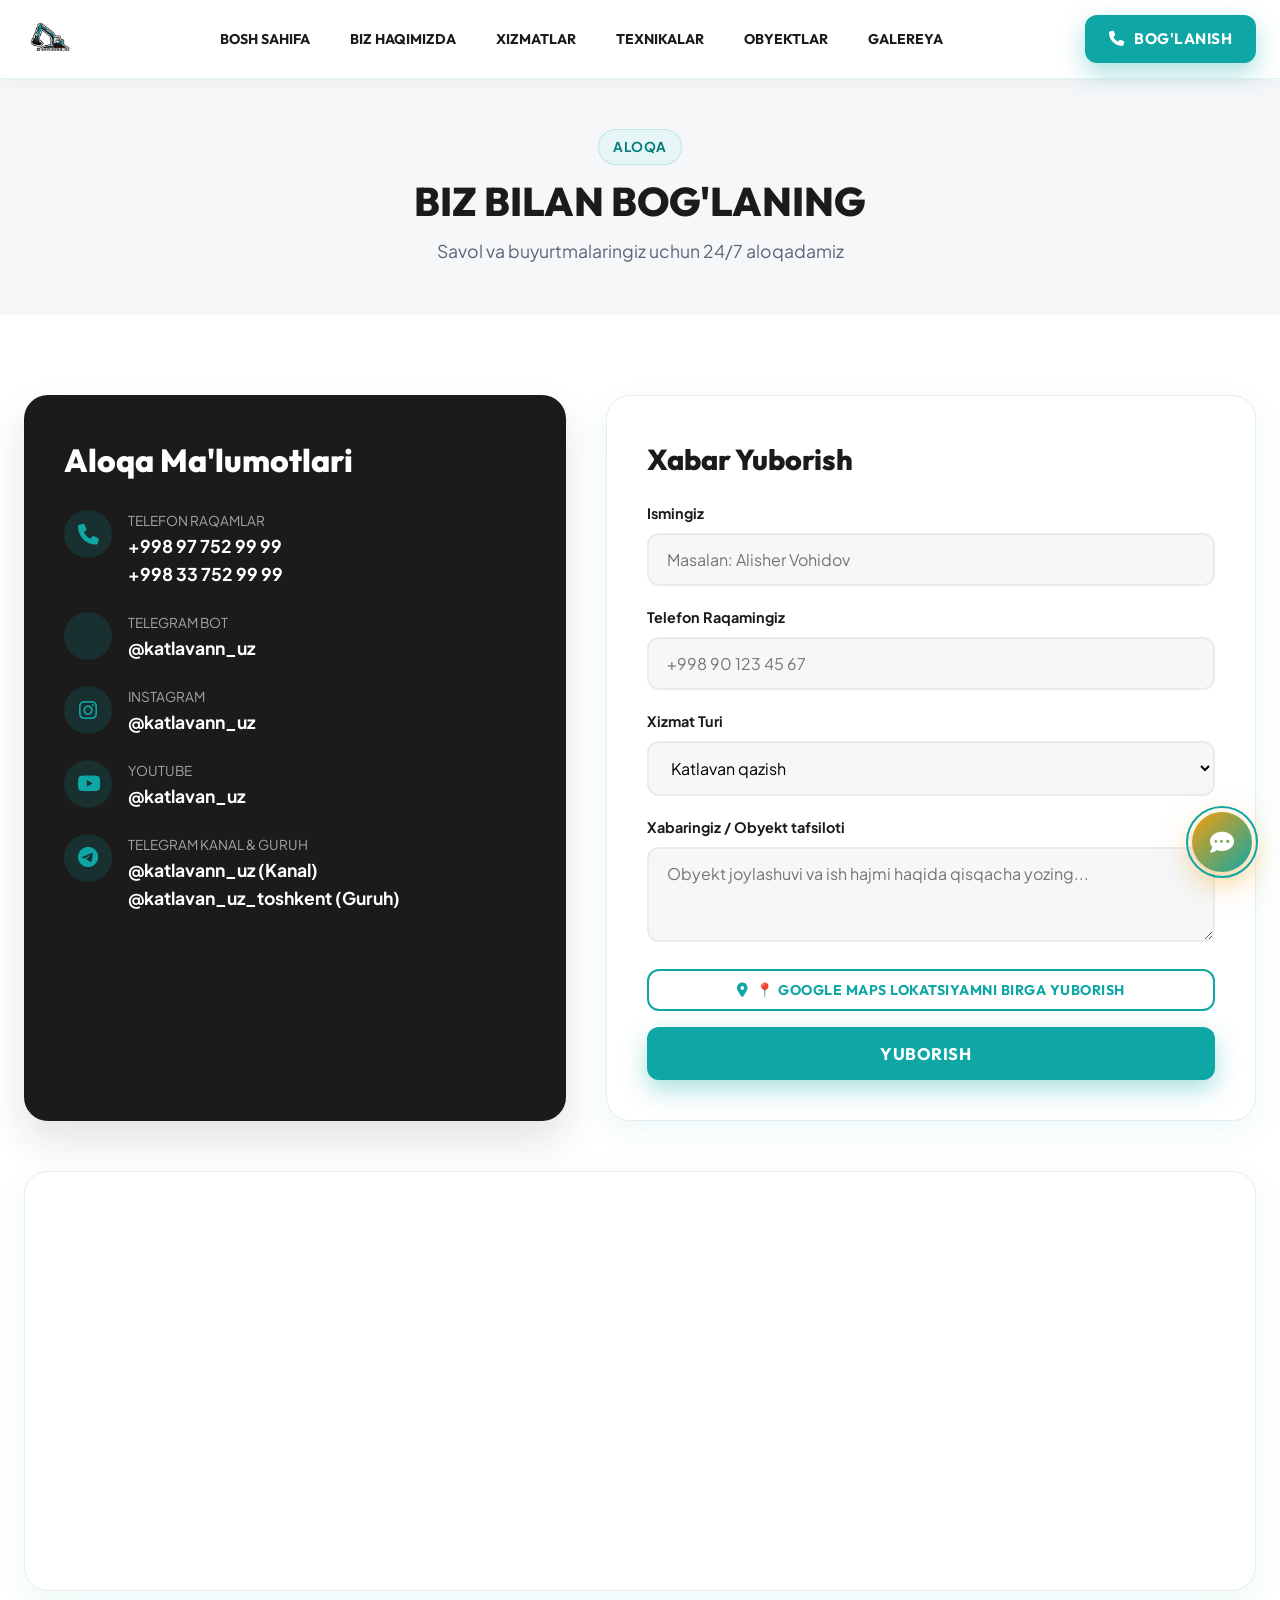
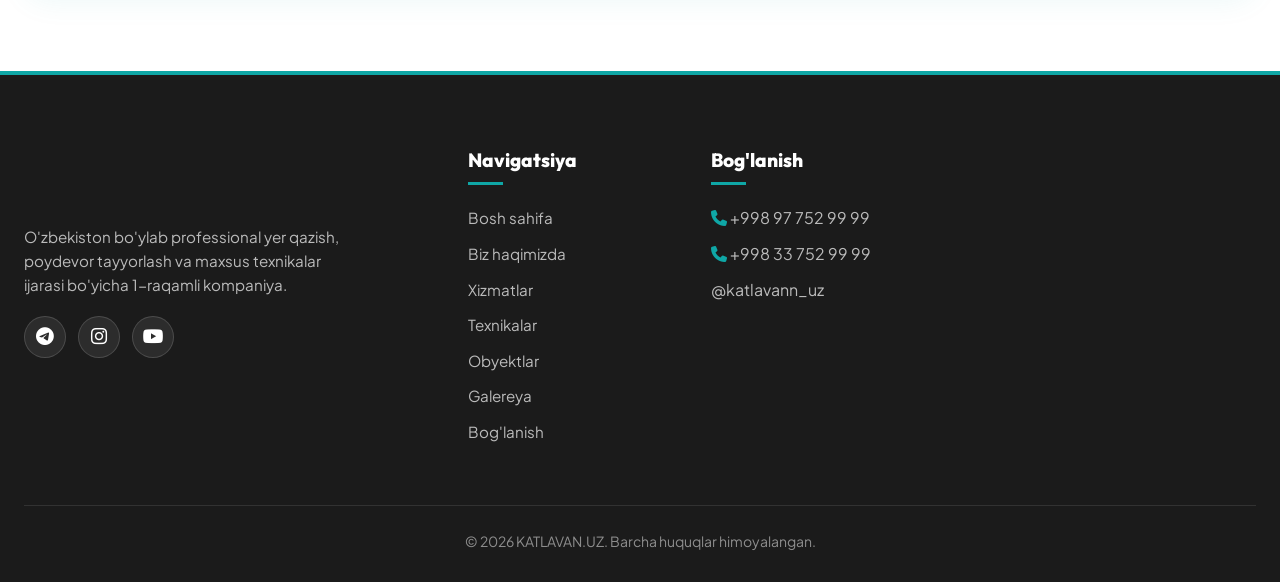
<file: contact.html>
<!DOCTYPE html>
<html lang="uz">
<head>
  <meta charset="UTF-8">
  <meta name="viewport" content="width=device-width, initial-scale=1.0">
  <title>Bog'lanish — KATLAVAN.UZ</title>
  <meta name="description" content="KATLAVAN.UZ bilan bog'lanish: telefon raqamlar, Telegram bot, Instagram, YouTube, Telegram kanal hamda xarita.">
  
  <!-- FAVICON LOGO FOR BROWSER TABS & GOOGLE SEARCH -->
  <link rel="icon" type="image/svg+xml" href="images/logo.svg">
  <link rel="icon" type="image/png" href="images/logo_transparent.png">
  <link rel="shortcut icon" href="images/logo.jpg" type="image/jpeg">
  <link rel="apple-touch-icon" href="images/logo.jpg">

  <link rel="stylesheet" href="https://cdnjs.cloudflare.com/ajax/libs/font-awesome/6.4.0/css/all.min.css">
  <link rel="stylesheet" href="css/styles.css">
</head>
<body>

  <!-- NAVBAR -->
  <nav class="navbar">
    <div class="container flex-between">
      <a href="index.html" class="navbar-brand">
        <img src="images/logo.svg" alt="KATLAVAN.UZ" class="brand-logo-img">
      </a>

      <ul class="nav-menu">
        <li><a href="index.html" class="nav-link">Bosh sahifa</a></li>
        <li><a href="about.html" class="nav-link">Biz haqimizda</a></li>
        <li><a href="services.html" class="nav-link">Xizmatlar</a></li>
        <li><a href="machinery.html" class="nav-link">Texnikalar</a></li>
        <li><a href="projects.html" class="nav-link">Obyektlar</a></li>
        <li><a href="gallery.html" class="nav-link">Galereya</a></li>
      </ul>

      <div class="flex" style="gap: 12px;">
        <a href="contact.html" class="btn btn-primary">
          <i class="fa-solid fa-phone"></i> Bog'lanish
        </a>
        <div class="mobile-toggle"><i class="fa-solid fa-bars"></i></div>
      </div>
    </div>
  </nav>

  <!-- PAGE HEADER -->
  <section class="section bg-accent" style="padding: 50px 0;">
    <div class="container text-center">
      <span class="badge-teal">Aloqa</span>
      <h1 class="section-title">Biz Bilan Bog'laning</h1>
      <p class="section-subtitle">Savol va buyurtmalaringiz uchun 24/7 aloqadamiz</p>
    </div>
  </section>

  <!-- CONTACT CONTENT -->
  <section class="section">
    <div class="container">
      <div class="contact-grid">
        <!-- Left: Contact Details Card -->
        <div class="contact-info-card">
          <h3>Aloqa Ma'lumotlari</h3>
          
          <div class="contact-item">
            <div class="contact-icon"><i class="fa-solid fa-phone"></i></div>
            <div>
              <div class="contact-label">Telefon Raqamlar</div>
              <div class="contact-val"><a href="tel:+998977529999">+998 97 752 99 99</a></div>
              <div class="contact-val"><a href="tel:+998337529999">+998 33 752 99 99</a></div>
            </div>
          </div>

          <div class="contact-item">
            <div class="contact-icon"><i class="fa-paper-plane"></i></div>
            <div>
              <div class="contact-label">Telegram Bot</div>
              <div class="contact-val"><a href="https://t.me/katlavann_uz" target="_blank">@katlavann_uz</a></div>
            </div>
          </div>

          <div class="contact-item">
            <div class="contact-icon"><i class="fa-brands fa-instagram"></i></div>
            <div>
              <div class="contact-label">Instagram</div>
              <div class="contact-val"><a href="https://instagram.com/katlavann_uz" target="_blank">@katlavann_uz</a></div>
            </div>
          </div>

          <div class="contact-item">
            <div class="contact-icon"><i class="fa-brands fa-youtube"></i></div>
            <div>
              <div class="contact-label">YouTube</div>
              <div class="contact-val"><a href="https://youtube.com/@katlavan_uz" target="_blank">@katlavan_uz</a></div>
            </div>
          </div>

          <div class="contact-item">
            <div class="contact-icon"><i class="fa-brands fa-telegram"></i></div>
            <div>
              <div class="contact-label">Telegram Kanal & Guruh</div>
              <div class="contact-val"><a href="https://t.me/katlavann_uz" target="_blank">@katlavann_uz (Kanal)</a></div>
              <div class="contact-val"><a href="https://t.me/katlavan_uz_toshkent" target="_blank">@katlavan_uz_toshkent (Guruh)</a></div>
            </div>
          </div>
        </div>

        <!-- Right: Contact Form -->
        <div class="contact-form-card">
          <h3 style="font-family: var(--font-heading); font-size: 1.8rem; font-weight: 800; margin-bottom: 20px;">Xabar Yuborish</h3>
          
          <form id="mainContactForm">
            <div class="form-group">
              <label class="form-label">Ismingiz</label>
              <input type="text" class="form-control" placeholder="Masalan: Alisher Vohidov" required>
            </div>

            <div class="form-group">
              <label class="form-label">Telefon Raqamingiz</label>
              <input type="tel" class="form-control" placeholder="+998 90 123 45 67" required>
            </div>

            <div class="form-group">
              <label class="form-label">Xizmat Turi</label>
              <select class="form-control">
                <option>Katlavan qazish</option>
                <option>Poydevor qazish</option>
                <option>Yer tekislash</option>
                <option>Tuproq tashish</option>
                <option>Ekskavator ijarasi</option>
                <option>Boshqa masala</option>
              </select>
            </div>

            <div class="form-group">
              <label class="form-label">Xabaringiz / Obyekt tafsiloti</label>
              <textarea class="form-control" rows="3" placeholder="Obyekt joylashuvi va ish hajmi haqida qisqacha yozing..."></textarea>
            </div>

            <div class="form-group" style="margin-bottom: 16px;">
              <button type="button" class="btn btn-outline btn-get-geo" style="width:100%; justify-content:center; font-size:0.88rem; gap:8px; border-color:var(--primary); color:var(--primary); padding: 10px;">
                <i class="fa-solid fa-location-dot"></i> <span>📍 Google Maps Lokatsiyamni birga yuborish</span>
              </button>
            </div>

            <button type="submit" class="btn btn-primary btn-lg" style="width: 100%;">
              Yuborish <i class="fa-paper-plane"></i>
            </button>
          </form>
        </div>
      </div>

      <!-- GOOGLE MAP PLACEHOLDER -->
      <div class="map-container">
        <iframe 
          src="https://www.google.com/maps/embed?pb=!1m18!1m12!1m3!1d191885.50264024357!2d69.13928236777641!3d41.28251254388439!2m3!1f0!2f0!3f0!3m2!1i1024!2i768!4f13.1!3m3!1m2!1s0x38ae8b0cc379e95f%3A0x4a014eb7577a2757!2sTashkent%2C%20Uzbekistan!5e0!3m2!1sen!2s!4v1700000000000!5m2!1sen!2s" 
          width="100%" 
          height="100%" 
          style="border:0;" 
          allowfullscreen="" 
          loading="lazy" 
          referrerpolicy="no-referrer-when-downgrade">
        </iframe>
      </div>
    </div>
  </section>

  <!-- FOOTER -->
  <footer class="footer">
    <div class="container">
      <div class="footer-grid">
        <div class="footer-brand">
          <a href="index.html" class="navbar-brand">
            <img src="images/logo.svg" alt="KATLAVAN.UZ" class="brand-logo-img-footer">
          </a>
          <p>O'zbekiston bo'ylab professional yer qazish, poydevor tayyorlash va maxsus texnikalar ijarasi bo'yicha 1-raqamli kompaniya.</p>
          <div class="footer-socials">
            <a href="https://t.me/katlavann_uz" target="_blank" class="telegram" title="Telegram"><i class="fa-brands fa-telegram"></i></a>
            <a href="https://instagram.com/katlavann_uz" target="_blank" class="instagram" title="Instagram"><i class="fa-brands fa-instagram"></i></a>
            <a href="https://youtube.com/@katlavan_uz" target="_blank" class="youtube" title="YouTube"><i class="fa-brands fa-youtube"></i></a>
          </div>
        </div>

        <div>
          <h4 class="footer-title">Navigatsiya</h4>
          <ul class="footer-links">
            <li><a href="index.html">Bosh sahifa</a></li>
            <li><a href="about.html">Biz haqimizda</a></li>
            <li><a href="services.html">Xizmatlar</a></li>
            <li><a href="machinery.html">Texnikalar</a></li>
            <li><a href="projects.html">Obyektlar</a></li>
            <li><a href="gallery.html">Galereya</a></li>
            <li><a href="contact.html">Bog'lanish</a></li>
          </ul>
        </div>

        <div>
          <h4 class="footer-title">Bog'lanish</h4>
          <p style="color: rgba(255,255,255,0.7); margin-bottom: 10px;"><i class="fa-solid fa-phone" style="color: var(--primary);"></i> +998 97 752 99 99</p>
          <p style="color: rgba(255,255,255,0.7); margin-bottom: 10px;"><i class="fa-solid fa-phone" style="color: var(--primary);"></i> +998 33 752 99 99</p>
          <p style="color: rgba(255,255,255,0.7); margin-bottom: 10px;"><i class="fa-paper-plane" style="color: var(--primary);"></i> @katlavann_uz</p>
        </div>
      </div>

      <div class="footer-bottom">
        <p>&copy; 2026 KATLAVAN.UZ. Barcha huquqlar himoyalangan.</p>
      </div>
    </div>
  </footer>

  <!-- FLOATING ACTIONS & MODALS -->
  <div class="floating-actions">
    <a href="https://t.me/katlavann_uz" target="_blank" class="float-btn telegram" title="Telegram Bot"><i class="fa-paper-plane"></i></a>
    <a href="tel:+998977529999" class="float-btn phone" title="Qo'ng'iroq qilish"><i class="fa-solid fa-phone"></i></a>
  </div>

  <div id="orderModal" class="modal-backdrop">
    <div class="modal-card">
      <div class="modal-header">
        <h3 class="modal-title">Buyurtma Rasmiylashtirish</h3>
        <i class="fa-solid fa-xmark modal-close"></i>
      </div>
      <div class="modal-body">
        <form id="modalOrderForm">
          <div class="form-group">
            <label class="form-label">Ismingiz</label>
            <input type="text" class="form-control" placeholder="Ismingizni kiriting" required>
          </div>
          <div class="form-group">
            <label class="form-label">Telefon Raqamingiz</label>
            <input type="tel" class="form-control" placeholder="+998 90 123 45 67" required>
          </div>
          <div class="form-group" style="margin-bottom: 16px;">
            <button type="button" id="getGeoBtn" class="btn btn-outline" style="width:100%; justify-content:center; font-size:0.88rem; gap:8px; border-color:var(--primary); color:var(--primary); padding: 10px;">
              <i class="fa-solid fa-location-dot"></i> <span>📍 Google Maps Lokatsiyamni birga yuborish</span>
            </button>
          </div>
          <button type="submit" class="btn btn-primary btn-lg" style="width: 100%;">Buyurtmani Tasdiqlash</button>
        </form>
      </div>
    </div>
  </div>

  <div id="videoModal" class="modal-backdrop">
    <div class="modal-card" style="max-width: 850px; padding: 0; background: transparent; box-shadow: none; position: relative;">
      <button class="modal-close" aria-label="Yopish" style="position: absolute; top: -45px; right: 0; background: rgba(0,0,0,0.7); color: #FFF; border: 1px solid rgba(255,255,255,0.2); font-size: 1.5rem; width: 42px; height: 42px; border-radius: 50%; display: flex; align-items: center; justify-content: center; cursor: pointer; z-index: 10;">
        <i class="fa-solid fa-xmark"></i>
      </button>
      <div id="videoModalContainer" style="position: relative; background: #000; overflow: hidden; border-radius: 16px; box-shadow: 0 20px 50px rgba(0,0,0,0.6);"></div>
    </div>
  </div>

  <div id="toastNotification" class="toast">
    <i class="fa-solid fa-circle-check" style="color: var(--primary); font-size: 1.5rem;"></i>
    <span id="toastMessage">Xabaringiz muvaffaqiyatli yuborildi!</span>
  </div>

  <!-- FLOATING LIVE TELEGRAM & PHONE CONTACT WIDGET -->
  <div class="floating-contact-widget" id="floatingContactWidget">
    <div class="floating-contact-menu">
      <div style="font-size: 0.78rem; font-weight: 700; color: rgba(255,255,255,0.6); text-transform: uppercase; letter-spacing: 0.5px; margin-bottom: 2px; padding: 0 4px;">
        <i class="fa-solid fa-headset" style="color: var(--primary);"></i> Tezkor Aloqa
      </div>

      <a href="https://t.me/katlavann_uz" target="_blank" rel="noopener" class="floating-contact-link telegram">
        <div class="link-icon" style="background: rgba(0, 136, 204, 0.3); color: #38BDF8;">
          <i class="fa-brands fa-telegram"></i>
        </div>
        <div>
          <span style="display: block; font-size: 0.88rem; font-weight: 700;">Telegram-dan Yozish</span>
          <span style="display: block; font-size: 0.75rem; color: rgba(255,255,255,0.7); font-weight: 500;">@katlavann_uz</span>
        </div>
      </a>

      <a href="tel:+998977529999" class="floating-contact-link">
        <div class="link-icon" style="background: rgba(16, 185, 129, 0.3); color: #34D399;">
          <i class="fa-solid fa-phone"></i>
        </div>
        <div>
          <span style="display: block; font-size: 0.88rem; font-weight: 700;">+998 97 752 99 99</span>
          <span style="display: block; font-size: 0.75rem; color: rgba(255,255,255,0.7); font-weight: 500;">Asosiy Linya</span>
        </div>
      </a>

      <a href="tel:+998337529999" class="floating-contact-link">
        <div class="link-icon" style="background: rgba(245, 158, 11, 0.3); color: #FBBF24;">
          <i class="fa-solid fa-phone-volume"></i>
        </div>
        <div>
          <span style="display: block; font-size: 0.88rem; font-weight: 700;">+998 33 752 99 99</span>
          <span style="display: block; font-size: 0.75rem; color: rgba(255,255,255,0.7); font-weight: 500;">Navbatchi Linya</span>
        </div>
      </a>

      <button class="floating-contact-link open-order-modal" data-item="Jonli Vidget Buyurtma" style="background: var(--primary); border: none; cursor: pointer; justify-content: center; text-align: center;">
        <i class="fa-solid fa-paper-plane"></i> Buyurtma Yuborish
      </button>
    </div>

    <button class="floating-main-btn" id="toggleContactWidget" title="Aloqaga chiqish">
      <i class="fa-solid fa-comment-dots" id="contactWidgetIcon"></i>
    </button>
  </div>

  <script src="js/main.js"></script>
</body>
</html>
</file>
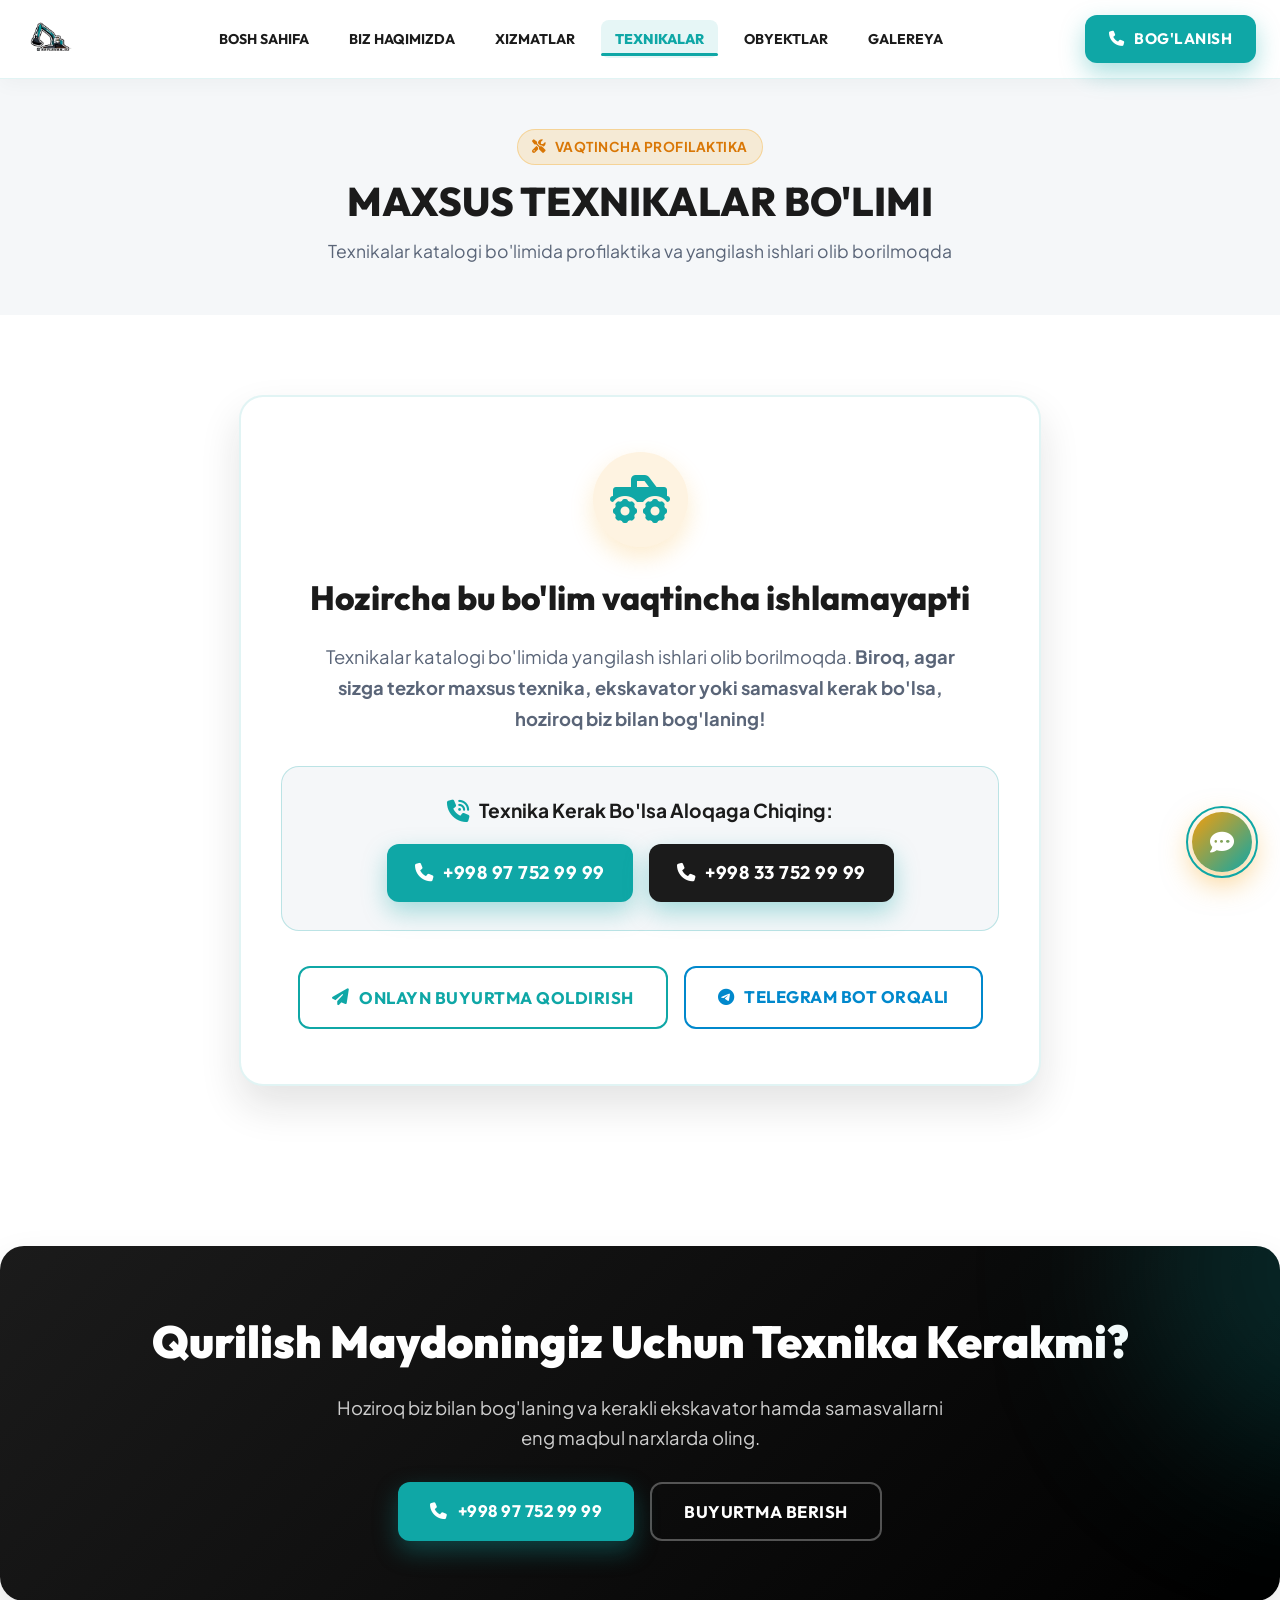
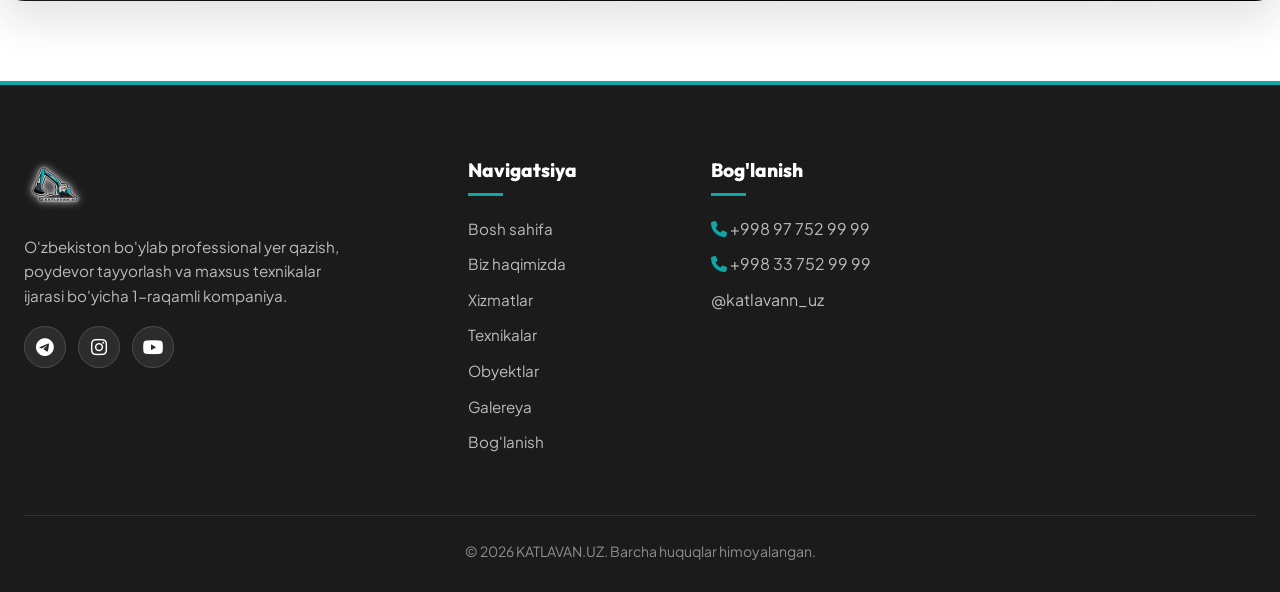
<file: machinery.html>
<!DOCTYPE html>
<html lang="uz">
<head>
  <meta charset="UTF-8">
  <meta name="viewport" content="width=device-width, initial-scale=1.0">
  <title>Texnikalar — KATLAVAN.UZ</title>
  <meta name="description" content="KATLAVAN.UZ maxsus texnikalari, ekskavator va samasval ijarasi bo'yicha bog'lanish va buyurtma berish.">
  
  <!-- FAVICON LOGO FOR BROWSER TABS & GOOGLE SEARCH -->
  <link rel="icon" type="image/svg+xml" href="images/logo.svg">
  <link rel="icon" type="image/png" href="images/logo_transparent.png">
  <link rel="shortcut icon" href="images/logo.jpg" type="image/jpeg">
  <link rel="apple-touch-icon" href="images/logo.jpg">

  <link rel="stylesheet" href="https://cdnjs.cloudflare.com/ajax/libs/font-awesome/6.4.0/css/all.min.css">
  <link rel="stylesheet" href="css/styles.css">
</head>
<body>

  <!-- NAVBAR -->
  <nav class="navbar">
    <div class="container flex-between">
      <a href="index.html" class="navbar-brand">
        <img src="images/logo.svg" alt="KATLAVAN.UZ" class="brand-logo-img">
      </a>

      <ul class="nav-menu">
        <li><a href="index.html" class="nav-link">Bosh sahifa</a></li>
        <li><a href="about.html" class="nav-link">Biz haqimizda</a></li>
        <li><a href="services.html" class="nav-link">Xizmatlar</a></li>
        <li><a href="machinery.html" class="nav-link active">Texnikalar</a></li>
        <li><a href="projects.html" class="nav-link">Obyektlar</a></li>
        <li><a href="gallery.html" class="nav-link">Galereya</a></li>
      </ul>

      <div class="flex" style="gap: 12px;">
        <a href="contact.html" class="btn btn-primary">
          <i class="fa-solid fa-phone"></i> Bog'lanish
        </a>
        <div class="mobile-toggle"><i class="fa-solid fa-bars"></i></div>
      </div>
    </div>
  </nav>

  <!-- PAGE HEADER -->
  <section class="section bg-accent" style="padding: 50px 0;">
    <div class="container text-center">
      <span class="badge-teal" style="background: rgba(245, 158, 11, 0.15); color: #D97706; border: 1px solid rgba(245, 158, 11, 0.3);">
        <i class="fa-solid fa-screwdriver-wrench"></i> Vaqtincha Profilaktika
      </span>
      <h1 class="section-title">Maxsus Texnikalar Bo'limi</h1>
      <p class="section-subtitle">Texnikalar katalogi bo'limida profilaktika va yangilash ishlari olib borilmoqda</p>
    </div>
  </section>

  <!-- TEMPORARY MAINTENANCE & DIRECT CONTACT NOTICE -->
  <section class="section">
    <div class="container" style="max-width: 850px;">
      <div style="background: #FFFFFF; border-radius: var(--radius-xl); border: 2px solid var(--border-light); padding: 55px 40px; text-align: center; box-shadow: var(--shadow-lg); position: relative; overflow: hidden;">
        
        <div style="width: 95px; height: 95px; border-radius: 50%; background: rgba(245, 158, 11, 0.12); color: var(--primary); display: flex; align-items: center; justify-content: center; font-size: 3rem; margin: 0 auto 24px; box-shadow: 0 10px 25px rgba(245, 158, 11, 0.2);">
          <i class="fa-solid fa-truck-monster"></i>
        </div>

        <h2 style="font-family: var(--font-heading); font-size: 2.1rem; font-weight: 800; color: var(--secondary); margin-bottom: 16px;">
          Hozircha bu bo'lim vaqtincha ishlamayapti
        </h2>

        <p style="font-size: 1.15rem; color: var(--secondary-muted); line-height: 1.7; max-width: 660px; margin: 0 auto 32px;">
          Texnikalar katalogi bo'limida yangilash ishlari olib borilmoqda. <strong>Biroq, agar sizga tezkor maxsus texnika, ekskavator yoki samasval kerak bo'lsa, hoziroq biz bilan bog'laning!</strong>
        </p>

        <!-- DIRECT PHONE CALL BOX -->
        <div style="background: var(--bg-accent); border-radius: var(--radius-lg); padding: 28px 24px; margin-bottom: 35px; border: 1.5px solid rgba(15, 167, 166, 0.25);">
          <h3 style="font-size: 1.2rem; font-weight: 700; color: var(--secondary); margin-bottom: 18px; display: flex; align-items: center; justify-content: center; gap: 10px;">
            <i class="fa-solid fa-phone-volume" style="color: var(--primary); font-size: 1.4rem;"></i> Texnika Kerak Bo'lsa Aloqaga Chiqing:
          </h3>

          <div style="display: flex; gap: 16px; justify-content: center; flex-wrap: wrap;">
            <a href="tel:+998977529999" class="btn btn-primary btn-lg" style="font-size: 1.15rem; padding: 14px 28px;">
              <i class="fa-solid fa-phone"></i> +998 97 752 99 99
            </a>
            <a href="tel:+998337529999" class="btn btn-primary btn-lg" style="font-size: 1.15rem; padding: 14px 28px; background: var(--secondary); border-color: var(--secondary);">
              <i class="fa-solid fa-phone"></i> +998 33 752 99 99
            </a>
          </div>
        </div>

        <div style="display: flex; gap: 16px; justify-content: center; flex-wrap: wrap;">
          <button class="btn btn-teal-outline btn-lg open-order-modal" data-item="Texnika Kerak So'rovi">
            <i class="fa-solid fa-paper-plane"></i> Onlayn Buyurtma Qoldirish
          </button>
          <a href="https://t.me/katlavann_uz" target="_blank" class="btn btn-outline btn-lg" style="color: #0088cc; border-color: #0088cc;">
            <i class="fa-brands fa-telegram"></i> Telegram Bot Orqali
          </a>
        </div>

      </div>
    </div>
  </section>

  <!-- CTA BANNER -->
  <section class="section container">
    <div class="cta-banner">
      <h2 class="cta-title">Qurilish Maydoningiz Uchun Texnika Kerakmi?</h2>
      <p class="cta-desc">Hoziroq biz bilan bog'laning va kerakli ekskavator hamda samasvallarni eng maqbul narxlarda oling.</p>
      <div style="display: flex; gap: 16px; justify-content: center; flex-wrap: wrap;">
        <a href="tel:+998977529999" class="btn btn-primary btn-lg"><i class="fa-solid fa-phone"></i> +998 97 752 99 99</a>
        <button class="btn btn-outline btn-lg open-order-modal" style="color: #FFF; border-color: rgba(255,255,255,0.3);" data-item="Texnikalar Sahifasi Banner">Buyurtma Berish</button>
      </div>
    </div>
  </section>

  <!-- FOOTER -->
  <footer class="footer">
    <div class="container">
      <div class="footer-grid">
        <div class="footer-brand">
          <a href="index.html" class="navbar-brand">
            <img src="images/logo.svg" alt="KATLAVAN.UZ" class="brand-logo-img-footer">
          </a>
          <p>O'zbekiston bo'ylab professional yer qazish, poydevor tayyorlash va maxsus texnikalar ijarasi bo'yicha 1-raqamli kompaniya.</p>
          <div class="footer-socials">
            <a href="https://t.me/katlavann_uz" target="_blank" class="telegram" title="Telegram"><i class="fa-brands fa-telegram"></i></a>
            <a href="https://instagram.com/katlavann_uz" target="_blank" class="instagram" title="Instagram"><i class="fa-brands fa-instagram"></i></a>
            <a href="https://youtube.com/@katlavan_uz" target="_blank" class="youtube" title="YouTube"><i class="fa-brands fa-youtube"></i></a>
          </div>
        </div>

        <div>
          <h4 class="footer-title">Navigatsiya</h4>
          <ul class="footer-links">
            <li><a href="index.html">Bosh sahifa</a></li>
            <li><a href="about.html">Biz haqimizda</a></li>
            <li><a href="services.html">Xizmatlar</a></li>
            <li><a href="machinery.html">Texnikalar</a></li>
            <li><a href="projects.html">Obyektlar</a></li>
            <li><a href="gallery.html">Galereya</a></li>
            <li><a href="contact.html">Bog'lanish</a></li>
          </ul>
        </div>

        <div>
          <h4 class="footer-title">Bog'lanish</h4>
          <p style="color: rgba(255,255,255,0.7); margin-bottom: 10px;"><i class="fa-solid fa-phone" style="color: var(--primary);"></i> +998 97 752 99 99</p>
          <p style="color: rgba(255,255,255,0.7); margin-bottom: 10px;"><i class="fa-solid fa-phone" style="color: var(--primary);"></i> +998 33 752 99 99</p>
          <p style="color: rgba(255,255,255,0.7); margin-bottom: 10px;"><i class="fa-paper-plane" style="color: var(--primary);"></i> @katlavann_uz</p>
        </div>
      </div>

      <div class="footer-bottom">
        <p>&copy; 2026 KATLAVAN.UZ. Barcha huquqlar himoyalangan.</p>
      </div>
    </div>
  </footer>

  <!-- FLOATING ACTIONS & MODALS -->
  <div class="floating-actions">
    <a href="https://t.me/katlavann_uz" target="_blank" class="float-btn telegram" title="Telegram Bot"><i class="fa-paper-plane"></i></a>
    <a href="tel:+998977529999" class="float-btn phone" title="Qo'ng'iroq qilish"><i class="fa-solid fa-phone"></i></a>
  </div>

  <div id="orderModal" class="modal-backdrop">
    <div class="modal-card">
      <div class="modal-header">
        <h3 class="modal-title">Buyurtma Rasmiylashtirish</h3>
        <i class="fa-solid fa-xmark modal-close"></i>
      </div>
      <div class="modal-body">
        <p style="margin-bottom: 16px; color: var(--secondary-muted);">
          Tanlangan xizmat: <strong id="orderModalItemName" style="color: var(--primary);">Texnika Kerak So'rovi</strong>
        </p>

        <form id="modalOrderForm">
          <div class="form-group">
            <label class="form-label">Ismingiz</label>
            <input type="text" class="form-control" placeholder="Ismingizni kiriting" required>
          </div>
          <div class="form-group">
            <label class="form-label">Telefon Raqamingiz</label>
            <input type="tel" class="form-control" placeholder="+998 90 123 45 67" required>
          </div>
          <div class="form-group" style="margin-bottom: 16px;">
            <button type="button" id="getGeoBtn" class="btn btn-outline" style="width:100%; justify-content:center; font-size:0.88rem; gap:8px; border-color:var(--primary); color:var(--primary); padding: 10px;">
              <i class="fa-solid fa-location-dot"></i> <span>📍 Google Maps Lokatsiyamni birga yuborish</span>
            </button>
          </div>
          <button type="submit" class="btn btn-primary btn-lg" style="width: 100%;">Buyurtmani Tasdiqlash</button>
        </form>
      </div>
    </div>
  </div>

  <div id="toastNotification" class="toast">
    <i class="fa-solid fa-circle-check" style="color: var(--primary); font-size: 1.5rem;"></i>
    <span id="toastMessage">Xabaringiz muvaffaqiyatli yuborildi!</span>
  </div>

  <!-- FLOATING LIVE TELEGRAM & PHONE CONTACT WIDGET -->
  <div class="floating-contact-widget" id="floatingContactWidget">
    <div class="floating-contact-menu">
      <div style="font-size: 0.78rem; font-weight: 700; color: rgba(255,255,255,0.6); text-transform: uppercase; letter-spacing: 0.5px; margin-bottom: 2px; padding: 0 4px;">
        <i class="fa-solid fa-headset" style="color: var(--primary);"></i> Tezkor Aloqa
      </div>

      <a href="https://t.me/katlavann_uz" target="_blank" rel="noopener" class="floating-contact-link telegram">
        <div class="link-icon" style="background: rgba(0, 136, 204, 0.3); color: #38BDF8;">
          <i class="fa-brands fa-telegram"></i>
        </div>
        <div>
          <span style="display: block; font-size: 0.88rem; font-weight: 700;">Telegram-dan Yozish</span>
          <span style="display: block; font-size: 0.75rem; color: rgba(255,255,255,0.7); font-weight: 500;">@katlavann_uz</span>
        </div>
      </a>

      <a href="tel:+998977529999" class="floating-contact-link">
        <div class="link-icon" style="background: rgba(16, 185, 129, 0.3); color: #34D399;">
          <i class="fa-solid fa-phone"></i>
        </div>
        <div>
          <span style="display: block; font-size: 0.88rem; font-weight: 700;">+998 97 752 99 99</span>
          <span style="display: block; font-size: 0.75rem; color: rgba(255,255,255,0.7); font-weight: 500;">Asosiy Linya</span>
        </div>
      </a>

      <a href="tel:+998337529999" class="floating-contact-link">
        <div class="link-icon" style="background: rgba(245, 158, 11, 0.3); color: #FBBF24;">
          <i class="fa-solid fa-phone-volume"></i>
        </div>
        <div>
          <span style="display: block; font-size: 0.88rem; font-weight: 700;">+998 33 752 99 99</span>
          <span style="display: block; font-size: 0.75rem; color: rgba(255,255,255,0.7); font-weight: 500;">Navbatchi Linya</span>
        </div>
      </a>

      <button class="floating-contact-link open-order-modal" data-item="Jonli Vidget Buyurtma" style="background: var(--primary); border: none; cursor: pointer; justify-content: center; text-align: center;">
        <i class="fa-solid fa-paper-plane"></i> Buyurtma Yuborish
      </button>
    </div>

    <button class="floating-main-btn" id="toggleContactWidget" title="Aloqaga chiqish">
      <i class="fa-solid fa-comment-dots" id="contactWidgetIcon"></i>
    </button>
  </div>

  <script src="js/main.js"></script>
</body>
</html>
</file>
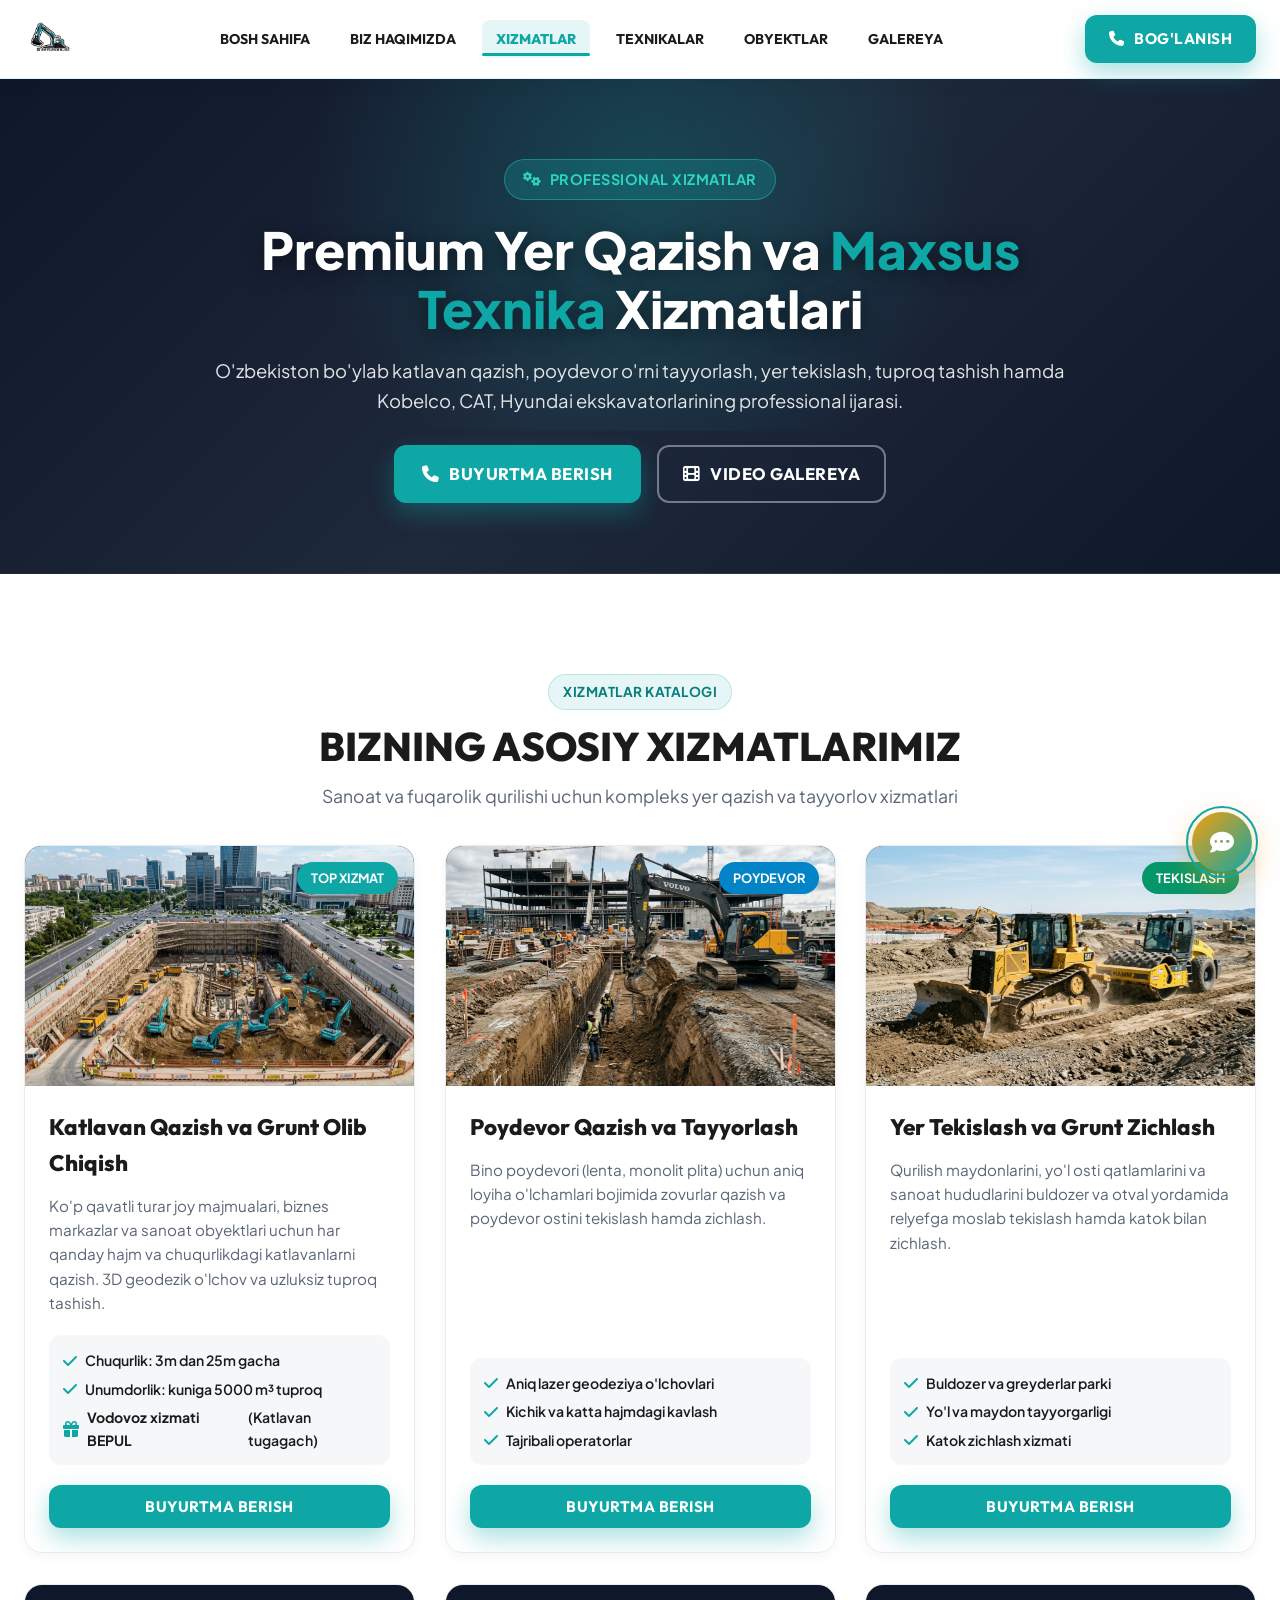
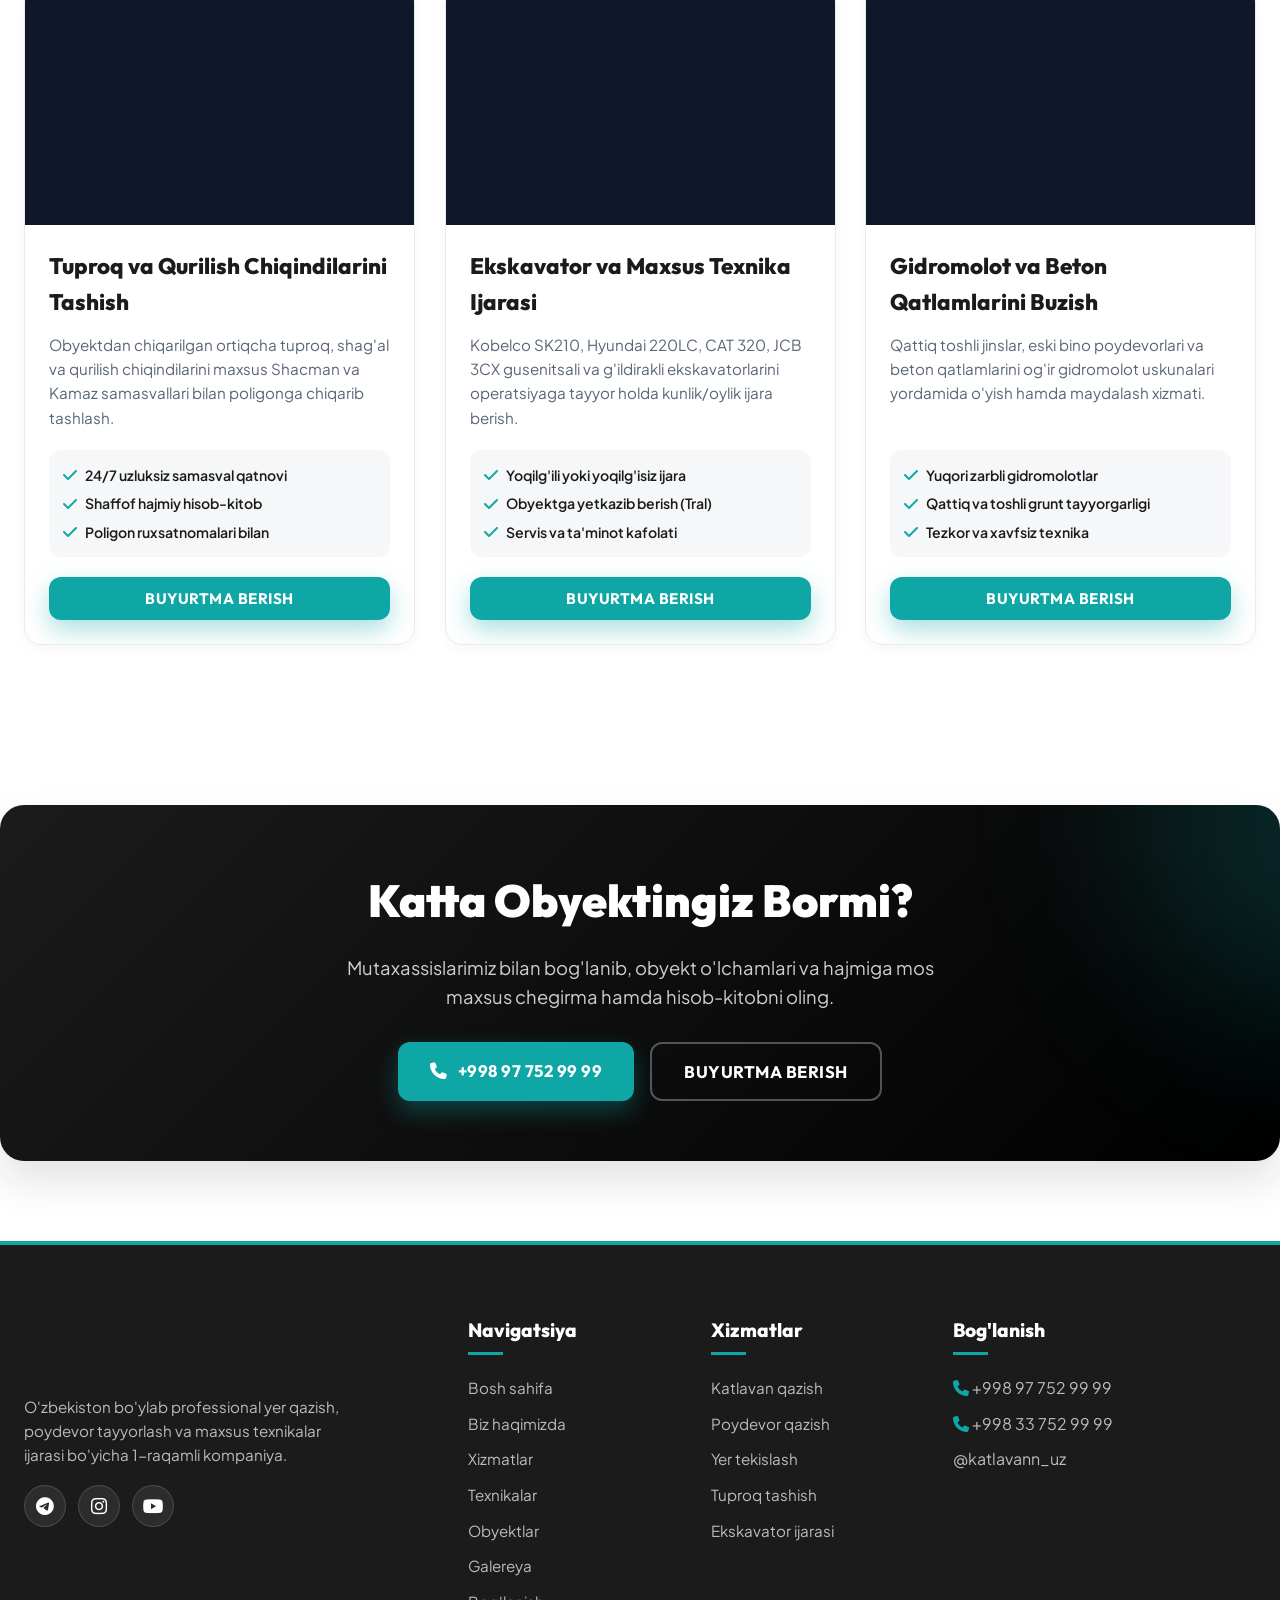
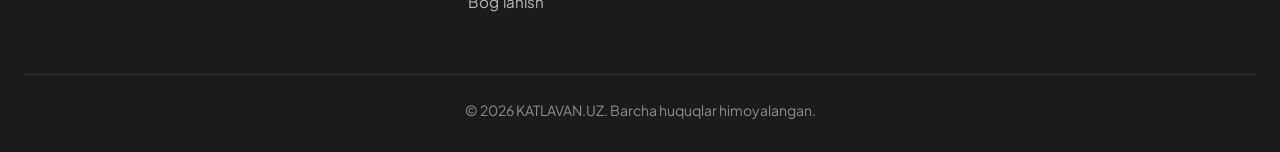
<file: services.html>
<!DOCTYPE html>
<html lang="uz">
<head>
  <meta charset="UTF-8">
  <meta name="viewport" content="width=device-width, initial-scale=1.0">
  <title>Xizmatlar — KATLAVAN.UZ</title>
  <meta name="description" content="Katlavan qazish, poydevor tayyorlash, yer tekislash, tuproq tashish va ekskavatorlar ijarasi xizmatlari.">
  
  <!-- FAVICON LOGO FOR BROWSER TABS & GOOGLE SEARCH -->
  <link rel="icon" type="image/svg+xml" href="images/logo.svg">
  <link rel="icon" type="image/png" href="images/logo_transparent.png">
  <link rel="shortcut icon" href="images/logo.jpg" type="image/jpeg">
  <link rel="apple-touch-icon" href="images/logo.jpg">

  <link rel="stylesheet" href="https://cdnjs.cloudflare.com/ajax/libs/font-awesome/6.4.0/css/all.min.css">
  <link rel="stylesheet" href="css/styles.css">
</head>
<body>

  <!-- NAVBAR -->
  <nav class="navbar">
    <div class="container flex-between">
      <a href="index.html" class="navbar-brand">
        <img src="images/logo.svg" alt="KATLAVAN.UZ" class="brand-logo-img">
      </a>

      <ul class="nav-menu">
        <li><a href="index.html" class="nav-link">Bosh sahifa</a></li>
        <li><a href="about.html" class="nav-link">Biz haqimizda</a></li>
        <li><a href="services.html" class="nav-link active">Xizmatlar</a></li>
        <li><a href="machinery.html" class="nav-link">Texnikalar</a></li>
        <li><a href="projects.html" class="nav-link">Obyektlar</a></li>
        <li><a href="gallery.html" class="nav-link">Galereya</a></li>
      </ul>

      <div class="flex" style="gap: 12px;">
        <a href="contact.html" class="btn btn-primary">
          <i class="fa-solid fa-phone"></i> Bog'lanish
        </a>
        <div class="mobile-toggle"><i class="fa-solid fa-bars"></i></div>
      </div>
    </div>
  </nav>  <!-- PAGE HERO HEADER -->
  <section class="hero hero-video-bg-section" style="position: relative; min-height: 50vh; padding: 80px 0 70px; color: #FFFFFF; display: flex; align-items: center; overflow: hidden; background: linear-gradient(135deg, #0F172A 0%, #1E293B 50%, #0F172A 100%); margin-bottom: 20px; border-bottom: 1px solid rgba(255,255,255,0.08);">
    
    <!-- Ambient Radial Glow Accent -->
    <div style="position: absolute; top: -30%; left: 50%; transform: translateX(-50%); width: 800px; height: 500px; background: radial-gradient(circle, rgba(15, 167, 166, 0.25) 0%, rgba(15, 23, 42, 0) 70%); pointer-events: none; z-index: 1;"></div>

    <div class="container" style="position: relative; z-index: 3; width: 100%;">
      <div style="max-width: 850px; margin: 0 auto; text-align: center;">
        <span class="badge-teal" style="background: rgba(15, 167, 166, 0.25); color: #2DD4BF; border: 1px solid rgba(45, 212, 191, 0.4); padding: 8px 18px; border-radius: 30px; font-weight: 700; font-size: 0.9rem; margin-bottom: 20px; display: inline-flex; align-items: center; gap: 8px;">
          <i class="fa-solid fa-gears"></i> PROFESSIONAL XIZMATLAR
        </span>

        <h1 style="color: #FFFFFF; font-size: 3.2rem; font-weight: 900; line-height: 1.15; margin-bottom: 18px; text-shadow: 0 4px 20px rgba(0,0,0,0.5);">
          Premium Yer Qazish va <span style="color: var(--primary);">Maxsus Texnika</span> Xizmatlari
        </h1>

        <p style="color: rgba(255, 255, 255, 0.88); font-size: 1.15rem; line-height: 1.65; margin-bottom: 28px;">
          O'zbekiston bo'ylab katlavan qazish, poydevor o'rni tayyorlash, yer tekislash, tuproq tashish hamda Kobelco, CAT, Hyundai ekskavatorlarining professional ijarasi.
        </p>

        <div style="display: flex; gap: 16px; justify-content: center; flex-wrap: wrap;">
          <button class="btn btn-primary btn-lg open-order-modal" data-item="Xizmatlar Bosh Sahifa" style="font-size: 1.05rem; padding: 14px 28px;">
            <i class="fa-solid fa-phone"></i> Buyurtma Berish
          </button>
          <a href="gallery.html" class="btn btn-outline btn-lg" style="color: #FFFFFF; border-color: rgba(255,255,255,0.4); font-size: 1.05rem; padding: 14px 24px; backdrop-filter: blur(8px);">
            <i class="fa-solid fa-film"></i> Video Galereya
          </a>
        </div>
      </div>
    </div>
  </section>

  <!-- SERVICES LIST (CLEAN CARDS WITH COVER IMAGES) -->
  <section class="section">
    <div class="container">
      <div class="section-header text-center" style="margin-bottom: 35px;">
        <span class="badge-teal">Xizmatlar Katalogi</span>
        <h2 class="section-title">Bizning Asosiy Xizmatlarimiz</h2>
        <p class="section-subtitle">Sanoat va fuqarolik qurilishi uchun kompleks yer qazish va tayyorlov xizmatlari</p>
      </div>

      <div class="card-grid">
        <!-- Service 1 -->
        <div class="custom-card">
          <div class="card-img-wrap" style="height: 240px; position: relative;">
            <img src="images/drone_excavation.jpg" alt="Katlavan Qazish Xizmati">
            <span class="card-badge">Top Xizmat</span>
          </div>
          <div class="card-body">
            <h3 class="card-title">Katlavan Qazish va Grunt Olib Chiqish</h3>
            <p class="card-text">Ko'p qavatli turar joy majmualari, biznes markazlar va sanoat obyektlari uchun har qanday hajm va chuqurlikdagi katlavanlarni qazish. 3D geodezik o'lchov va uzluksiz tuproq tashish.</p>
            <div class="card-advantages">
              <li><i class="fa-solid fa-check"></i> Chuqurlik: 3m dan 25m gacha</li>
              <li><i class="fa-solid fa-check"></i> Unumdorlik: kuniga 5000 m³ tuproq</li>
              <li><i class="fa-solid fa-gift" style="color: var(--primary);"></i> <strong>Vodovoz xizmati BEPUL</strong> (Katlavan tugagach)</li>
            </div>
            <button class="btn btn-primary open-order-modal" data-item="Katlavan Qazish (Vodovoz Tekin)" style="width: 100%; justify-content: center; margin-top: auto;">
              Buyurtma Berish
            </button>
          </div>
        </div>

        <!-- Service 2 -->
        <div class="custom-card">
          <div class="card-img-wrap" style="height: 240px; position: relative;">
            <img src="images/service_foundation.jpg" alt="Poydevor Qazish Xizmati">
            <span class="card-badge" style="background: #0284C7;">Poydevor</span>
          </div>
          <div class="card-body">
            <h3 class="card-title">Poydevor Qazish va Tayyorlash</h3>
            <p class="card-text">Bino poydevori (lenta, monolit plita) uchun aniq loyiha o'lchamlari bojimida zovurlar qazish va poydevor ostini tekislash hamda zichlash.</p>
            <div class="card-advantages">
              <li><i class="fa-solid fa-check"></i> Aniq lazer geodeziya o'lchovlari</li>
              <li><i class="fa-solid fa-check"></i> Kichik va katta hajmdagi kavlash</li>
              <li><i class="fa-solid fa-check"></i> Tajribali operatorlar</li>
            </div>
            <button class="btn btn-primary open-order-modal" data-item="Poydevor Qazish (Xizmatlar)" style="width: 100%; justify-content: center; margin-top: auto;">
              Buyurtma Berish
            </button>
          </div>
        </div>

        <!-- Service 3 -->
        <div class="custom-card">
          <div class="card-img-wrap" style="height: 240px; position: relative;">
            <img src="images/service_grading.jpg" alt="Yer Tekislash Xizmati">
            <span class="card-badge" style="background: #059669;">Tekislash</span>
          </div>
          <div class="card-body">
            <h3 class="card-title">Yer Tekislash va Grunt Zichlash</h3>
            <p class="card-text">Qurilish maydonlarini, yo'l osti qatlamlarini va sanoat hududlarini buldozer va otval yordamida relyefga moslab tekislash hamda katok bilan zichlash.</p>
            <div class="card-advantages">
              <li><i class="fa-solid fa-check"></i> Buldozer va greyderlar parki</li>
              <li><i class="fa-solid fa-check"></i> Yo'l va maydon tayyorgarligi</li>
              <li><i class="fa-solid fa-check"></i> Katok zichlash xizmati</li>
            </div>
            <button class="btn btn-primary open-order-modal" data-item="Yer Tekislash (Xizmatlar)" style="width: 100%; justify-content: center; margin-top: auto;">
              Buyurtma Berish
            </button>
          </div>
        </div>

        <!-- Service 4 -->
        <div class="custom-card">
          <div class="card-img-wrap" style="height: 240px; position: relative;">
            <img src="images/service_hauling.jpg" alt="Tuproq Tashish Logistikasi">
            <span class="card-badge" style="background: #D97706;">Logistika</span>
          </div>
          <div class="card-body">
            <h3 class="card-title">Tuproq va Qurilish Chiqindilarini Tashish</h3>
            <p class="card-text">Obyektdan chiqarilgan ortiqcha tuproq, shag'al va qurilish chiqindilarini maxsus Shacman va Kamaz samasvallari bilan poligonga chiqarib tashlash.</p>
            <div class="card-advantages">
              <li><i class="fa-solid fa-check"></i> 24/7 uzluksiz samasval qatnovi</li>
              <li><i class="fa-solid fa-check"></i> Shaffof hajmiy hisob-kitob</li>
              <li><i class="fa-solid fa-check"></i> Poligon ruxsatnomalari bilan</li>
            </div>
            <button class="btn btn-primary open-order-modal" data-item="Tuproq Tashish (Xizmatlar)" style="width: 100%; justify-content: center; margin-top: auto;">
              Buyurtma Berish
            </button>
          </div>
        </div>

        <!-- Service 5 -->
        <div class="custom-card">
          <div class="card-img-wrap" style="height: 240px; position: relative;">
            <img src="images/hero_kobelco.jpg" alt="Ekskavator Ijarasi">
            <span class="card-badge" style="background: #7C3AED;">Texnika Ijara</span>
          </div>
          <div class="card-body">
            <h3 class="card-title">Ekskavator va Maxsus Texnika Ijarasi</h3>
            <p class="card-text">Kobelco SK210, Hyundai 220LC, CAT 320, JCB 3CX gusenitsali va g'ildirakli ekskavatorlarini operatsiyaga tayyor holda kunlik/oylik ijara berish.</p>
            <div class="card-advantages">
              <li><i class="fa-solid fa-check"></i> Yoqilg'ili yoki yoqilg'isiz ijara</li>
              <li><i class="fa-solid fa-check"></i> Obyektga yetkazib berish (Tral)</li>
              <li><i class="fa-solid fa-check"></i> Servis va ta'minot kafolati</li>
            </div>
            <button class="btn btn-primary open-order-modal" data-item="Texnika Ijarasi (Xizmatlar)" style="width: 100%; justify-content: center; margin-top: auto;">
              Buyurtma Berish
            </button>
          </div>
        </div>

        <!-- Service 6 -->
        <div class="custom-card">
          <div class="card-img-wrap" style="height: 240px; position: relative;">
            <img src="images/machinery_fleet.jpg" alt="Gidromolot Xizmati">
            <span class="card-badge" style="background: #EF4444;">Gidromolot</span>
          </div>
          <div class="card-body">
            <h3 class="card-title">Gidromolot va Beton Qatlamlarini Buzish</h3>
            <p class="card-text">Qattiq toshli jinslar, eski bino poydevorlari va beton qatlamlarini og'ir gidromolot uskunalari yordamida o'yish hamda maydalash xizmati.</p>
            <div class="card-advantages">
              <li><i class="fa-solid fa-check"></i> Yuqori zarbli gidromolotlar</li>
              <li><i class="fa-solid fa-check"></i> Qattiq va toshli grunt tayyorgarligi</li>
              <li><i class="fa-solid fa-check"></i> Tezkor va xavfsiz texnika</li>
            </div>
            <button class="btn btn-primary open-order-modal" data-item="Gidromolot Xizmati" style="width: 100%; justify-content: center; margin-top: auto;">
              Buyurtma Berish
            </button>
          </div>
        </div>
      </div>
    </div>
  </section>





  <!-- CTA BANNER -->
  <section class="section container">
    <div class="cta-banner">
      <h2 class="cta-title">Katta Obyektingiz Bormi?</h2>
      <p class="cta-desc">Mutaxassislarimiz bilan bog'lanib, obyekt o'lchamlari va hajmiga mos maxsus chegirma hamda hisob-kitobni oling.</p>
      <div style="display: flex; gap: 16px; justify-content: center; flex-wrap: wrap;">
        <a href="tel:+998977529999" class="btn btn-primary btn-lg"><i class="fa-solid fa-phone"></i> +998 97 752 99 99</a>
        <button class="btn btn-outline btn-lg open-order-modal" style="color: #FFF; border-color: rgba(255,255,255,0.3);" data-item="Xizmatlar Banner">Buyurtma Berish</button>
      </div>
    </div>
  </section>

  <!-- FOOTER -->
  <footer class="footer">
    <div class="container">
      <div class="footer-grid">
        <div class="footer-brand">
          <a href="index.html" class="navbar-brand">
            <img src="images/logo.svg" alt="KATLAVAN.UZ" class="brand-logo-img-footer">
          </a>
          <p>O'zbekiston bo'ylab professional yer qazish, poydevor tayyorlash va maxsus texnikalar ijarasi bo'yicha 1-raqamli kompaniya.</p>
          <div class="footer-socials">
            <a href="https://t.me/katlavann_uz" target="_blank" class="telegram" title="Telegram"><i class="fa-brands fa-telegram"></i></a>
            <a href="https://instagram.com/katlavann_uz" target="_blank" class="instagram" title="Instagram"><i class="fa-brands fa-instagram"></i></a>
            <a href="https://youtube.com/@katlavan_uz" target="_blank" class="youtube" title="YouTube"><i class="fa-brands fa-youtube"></i></a>
          </div>
        </div>

        <div>
          <h4 class="footer-title">Navigatsiya</h4>
          <ul class="footer-links">
            <li><a href="index.html">Bosh sahifa</a></li>
            <li><a href="about.html">Biz haqimizda</a></li>
            <li><a href="services.html">Xizmatlar</a></li>
            <li><a href="machinery.html">Texnikalar</a></li>
            <li><a href="projects.html">Obyektlar</a></li>
            <li><a href="gallery.html">Galereya</a></li>
            <li><a href="contact.html">Bog'lanish</a></li>
          </ul>
        </div>

        <div>
          <h4 class="footer-title">Xizmatlar</h4>
          <ul class="footer-links">
            <li><a href="services.html">Katlavan qazish</a></li>
            <li><a href="services.html">Poydevor qazish</a></li>
            <li><a href="services.html">Yer tekislash</a></li>
            <li><a href="services.html">Tuproq tashish</a></li>
            <li><a href="services.html">Ekskavator ijarasi</a></li>
          </ul>
        </div>

        <div>
          <h4 class="footer-title">Bog'lanish</h4>
          <p style="color: rgba(255,255,255,0.7); margin-bottom: 10px;"><i class="fa-solid fa-phone" style="color: var(--primary);"></i> +998 97 752 99 99</p>
          <p style="color: rgba(255,255,255,0.7); margin-bottom: 10px;"><i class="fa-solid fa-phone" style="color: var(--primary);"></i> +998 33 752 99 99</p>
          <p style="color: rgba(255,255,255,0.7); margin-bottom: 10px;"><i class="fa-paper-plane" style="color: var(--primary);"></i> @katlavann_uz</p>
        </div>
      </div>

      <div class="footer-bottom">
        <p>&copy; 2026 KATLAVAN.UZ. Barcha huquqlar himoyalangan.</p>
      </div>
    </div>
  </footer>

  <!-- FLOATING ACTIONS & MODALS -->
  <div class="floating-actions">
    <a href="https://t.me/katlavann_uz" target="_blank" class="float-btn telegram" title="Telegram Bot"><i class="fa-paper-plane"></i></a>
    <a href="tel:+998977529999" class="float-btn phone" title="Qo'ng'iroq qilish"><i class="fa-solid fa-phone"></i></a>
  </div>

  <div id="orderModal" class="modal-backdrop">
    <div class="modal-card">
      <div class="modal-header">
        <h3 class="modal-title">Buyurtma Rasmiylashtirish</h3>
        <i class="fa-solid fa-xmark modal-close"></i>
      </div>
      <div class="modal-body">
        <p style="margin-bottom: 16px; color: var(--secondary-muted);">
          Tanlangan xizmat / texnika: <strong id="orderModalItemName" style="color: var(--primary);">Xizmatlar</strong>
        </p>

        <form id="modalOrderForm">
          <div class="form-group">
            <label class="form-label">Ismingiz</label>
            <input type="text" class="form-control" placeholder="Ismingizni kiriting" required>
          </div>
          <div class="form-group">
            <label class="form-label">Telefon Raqamingiz</label>
            <input type="tel" class="form-control" placeholder="+998 90 123 45 67" required>
          </div>
          <div class="form-group" style="margin-bottom: 16px;">
            <button type="button" id="getGeoBtn" class="btn btn-outline" style="width:100%; justify-content:center; font-size:0.88rem; gap:8px; border-color:var(--primary); color:var(--primary); padding: 10px;">
              <i class="fa-solid fa-location-dot"></i> <span>📍 Google Maps Lokatsiyamni birga yuborish</span>
            </button>
          </div>
          <button type="submit" class="btn btn-primary btn-lg" style="width: 100%;">Buyurtmani Tasdiqlash</button>
        </form>
      </div>
    </div>
  </div>

  <div id="videoModal" class="modal-backdrop">
    <div class="modal-card" style="max-width: 850px; padding: 0; background: transparent; box-shadow: none; position: relative;">
      <button class="modal-close" aria-label="Yopish" style="position: absolute; top: -45px; right: 0; background: rgba(0,0,0,0.7); color: #FFF; border: 1px solid rgba(255,255,255,0.2); font-size: 1.5rem; width: 42px; height: 42px; border-radius: 50%; display: flex; align-items: center; justify-content: center; cursor: pointer; z-index: 10;">
        <i class="fa-solid fa-xmark"></i>
      </button>
      <div id="videoModalContainer" style="position: relative; background: #000; overflow: hidden; border-radius: 16px; box-shadow: 0 20px 50px rgba(0,0,0,0.6);"></div>
    </div>
  </div>

  <div id="toastNotification" class="toast">
    <i class="fa-solid fa-circle-check" style="color: var(--primary); font-size: 1.5rem;"></i>
    <span id="toastMessage">Xabaringiz muvaffaqiyatli yuborildi!</span>
  </div>

  <!-- FLOATING LIVE TELEGRAM & PHONE CONTACT WIDGET -->
  <div class="floating-contact-widget" id="floatingContactWidget">
    <div class="floating-contact-menu">
      <div style="font-size: 0.78rem; font-weight: 700; color: rgba(255,255,255,0.6); text-transform: uppercase; letter-spacing: 0.5px; margin-bottom: 2px; padding: 0 4px;">
        <i class="fa-solid fa-headset" style="color: var(--primary);"></i> Tezkor Aloqa
      </div>

      <a href="https://t.me/katlavann_uz" target="_blank" rel="noopener" class="floating-contact-link telegram">
        <div class="link-icon" style="background: rgba(0, 136, 204, 0.3); color: #38BDF8;">
          <i class="fa-brands fa-telegram"></i>
        </div>
        <div>
          <span style="display: block; font-size: 0.88rem; font-weight: 700;">Telegram-dan Yozish</span>
          <span style="display: block; font-size: 0.75rem; color: rgba(255,255,255,0.7); font-weight: 500;">@katlavann_uz</span>
        </div>
      </a>

      <a href="tel:+998977529999" class="floating-contact-link">
        <div class="link-icon" style="background: rgba(16, 185, 129, 0.3); color: #34D399;">
          <i class="fa-solid fa-phone"></i>
        </div>
        <div>
          <span style="display: block; font-size: 0.88rem; font-weight: 700;">+998 97 752 99 99</span>
          <span style="display: block; font-size: 0.75rem; color: rgba(255,255,255,0.7); font-weight: 500;">Asosiy Linya</span>
        </div>
      </a>

      <a href="tel:+998337529999" class="floating-contact-link">
        <div class="link-icon" style="background: rgba(245, 158, 11, 0.3); color: #FBBF24;">
          <i class="fa-solid fa-phone-volume"></i>
        </div>
        <div>
          <span style="display: block; font-size: 0.88rem; font-weight: 700;">+998 33 752 99 99</span>
          <span style="display: block; font-size: 0.75rem; color: rgba(255,255,255,0.7); font-weight: 500;">Navbatchi Linya</span>
        </div>
      </a>

      <button class="floating-contact-link open-order-modal" data-item="Jonli Vidget Buyurtma" style="background: var(--primary); border: none; cursor: pointer; justify-content: center; text-align: center;">
        <i class="fa-solid fa-paper-plane"></i> Buyurtma Yuborish
      </button>
    </div>

    <button class="floating-main-btn" id="toggleContactWidget" title="Aloqaga chiqish">
      <i class="fa-solid fa-comment-dots" id="contactWidgetIcon"></i>
    </button>
  </div>

  <script src="js/main.js"></script>
</body>
</html>
</file>
<file: css/styles.css>
/* ==========================================================================
   KATLAVAN.UZ — Luxury 7-Page Corporate Website Design System
   Brand Colors:
   - Primary Teal: #0FA7A6
   - Dark Teal / Hover: #087D7C
   - Secondary / Black: #1B1B1B
   - Background: #FFFFFF
   - Accent / Soft Gray: #F5F7F9
   ========================================================================== */

@import url('https://fonts.googleapis.com/css2?family=Plus+Jakarta+Sans:wght@400;500;600;700;800&family=Outfit:wght@500;600;700;800;900&display=swap');

:root {
  --primary: #0FA7A6;
  --primary-dark: #087D7C;
  --primary-light: #E6F6F6;
  --primary-glow: rgba(15, 167, 166, 0.25);
  
  --secondary: #1B1B1B;
  --secondary-light: #2D2D2D;
  --secondary-muted: #5A6578;
  
  --bg-white: #FFFFFF;
  --bg-accent: #F5F7F9;
  --bg-card: #FFFFFF;
  
  --border-light: rgba(15, 167, 166, 0.12);
  --border-subtle: #E8ECEF;
  
  --radius-sm: 8px;
  --radius-md: 12px;
  --radius-lg: 18px;
  --radius-xl: 24px;
  --radius-full: 9999px;
  
  --shadow-sm: 0 4px 12px rgba(27, 27, 27, 0.04);
  --shadow-md: 0 10px 30px rgba(15, 167, 166, 0.08);
  --shadow-lg: 0 20px 40px rgba(27, 27, 27, 0.12);
  --shadow-teal: 0 10px 25px rgba(15, 167, 166, 0.35);
  
  --transition: all 0.3s cubic-bezier(0.16, 1, 0.3, 1);
  --font-body: 'Plus Jakarta Sans', sans-serif;
  --font-heading: 'Outfit', sans-serif;
}

/* Reset & Base */
*, *::before, *::after {
  box-sizing: border-box;
  margin: 0;
  padding: 0;
}

html {
  scroll-behavior: smooth;
  font-size: 16px;
}

body {
  font-family: var(--font-body);
  background-color: var(--bg-white);
  color: var(--secondary);
  line-height: 1.6;
  overflow-x: hidden;
  -webkit-font-smoothing: antialiased;
}

a {
  color: inherit;
  text-decoration: none;
  transition: var(--transition);
}

ul {
  list-style: none;
}

img, video {
  max-width: 100%;
  height: auto;
  display: block;
}

button {
  font-family: inherit;
  cursor: pointer;
  border: none;
  outline: none;
  background: none;
  transition: var(--transition);
}

/* Containers */
.container {
  width: 100%;
  max-width: 1320px;
  margin: 0 auto;
  padding: 0 24px;
}

.text-center {
  text-align: center;
}

/* Utility Layouts */
.flex { display: flex; align-items: center; }
.flex-between { display: flex; justify-content: space-between; align-items: center; }
.flex-center { display: flex; justify-content: center; align-items: center; }
.grid { display: grid; }

/* Buttons */
.btn {
  display: inline-flex;
  align-items: center;
  justify-content: center;
  gap: 10px;
  padding: 12px 24px;
  font-family: var(--font-heading);
  font-size: 0.95rem;
  font-weight: 700;
  border-radius: var(--radius-md);
  transition: var(--transition);
  text-transform: uppercase;
  letter-spacing: 0.5px;
  white-space: nowrap;
}

.btn-primary {
  background-color: var(--primary);
  color: #FFFFFF;
  box-shadow: var(--shadow-teal);
}

.btn-primary:hover {
  background-color: var(--primary-dark);
  transform: translateY(-2px);
  box-shadow: 0 14px 30px rgba(8, 125, 124, 0.4);
}

.btn-secondary {
  background-color: var(--secondary);
  color: #FFFFFF;
}

.btn-secondary:hover {
  background-color: #000000;
  transform: translateY(-2px);
  box-shadow: var(--shadow-md);
}

.btn-outline {
  background-color: transparent;
  color: var(--secondary);
  border: 2px solid var(--border-subtle);
}

.btn-outline:hover {
  border-color: var(--primary);
  color: var(--primary);
  background-color: var(--primary-light);
  transform: translateY(-2px);
}

.btn-teal-outline {
  background-color: transparent;
  color: var(--primary);
  border: 2px solid var(--primary);
}

.btn-teal-outline:hover {
  background-color: var(--primary);
  color: #FFFFFF;
}

.btn-sm {
  padding: 8px 16px;
  font-size: 0.85rem;
  border-radius: var(--radius-sm);
}

.btn-lg {
  padding: 16px 32px;
  font-size: 1.05rem;
  border-radius: var(--radius-md);
}

/* Badges */
.badge-teal {
  display: inline-flex;
  align-items: center;
  gap: 8px;
  padding: 6px 14px;
  background-color: var(--primary-light);
  color: var(--primary-dark);
  border: 1px solid rgba(15, 167, 166, 0.2);
  border-radius: var(--radius-full);
  font-weight: 700;
  font-size: 0.85rem;
  text-transform: uppercase;
  letter-spacing: 0.5px;
}

/* Main Navbar (Sticky Glassmorphic) */
.navbar {
  position: sticky;
  top: 0;
  z-index: 1000;
  background: rgba(255, 255, 255, 0.96);
  backdrop-filter: blur(16px);
  -webkit-backdrop-filter: blur(16px);
  border-bottom: 1px solid var(--border-light);
  padding: 12px 0;
  box-shadow: 0 4px 20px rgba(0, 0, 0, 0.04);
}

.navbar-brand {
  display: flex;
  align-items: center;
  text-decoration: none;
}

.brand-logo-img {
  height: 54px;
  width: auto;
  object-fit: contain;
  transition: transform 0.3s ease;
}

.brand-logo-img:hover {
  transform: scale(1.05);
}

.brand-logo-img-footer {
  height: 64px;
  width: auto;
  object-fit: contain;
  filter: drop-shadow(0 0 1px #FFFFFF) drop-shadow(0 0 4px rgba(255, 255, 255, 0.8)) brightness(1.2);
}

.nav-menu {
  display: flex;
  align-items: center;
  gap: 12px;
  list-style: none;
}

.nav-link {
  font-weight: 700;
  font-size: 0.88rem;
  color: var(--secondary);
  padding: 8px 14px;
  border-radius: var(--radius-sm);
  position: relative;
  text-transform: uppercase;
  font-family: var(--font-heading);
  white-space: nowrap;
  transition: var(--transition);
  display: inline-block;
}

.nav-link:hover {
  color: var(--primary);
  background-color: rgba(15, 167, 166, 0.05);
}

.nav-link.active {
  color: var(--primary);
  background-color: var(--primary-light);
  font-weight: 800;
}

.nav-link.active::after {
  content: '';
  position: absolute;
  bottom: 2px;
  left: 14px;
  right: 14px;
  height: 3px;
  background-color: var(--primary);
  border-radius: 2px;
}

.mobile-toggle {
  display: none;
  font-size: 1.8rem;
  color: var(--secondary);
  cursor: pointer;
}

/* Section Header */
.section-header {
  text-align: center;
  max-width: 720px;
  margin: 0 auto 50px auto;
}

.section-title {
  font-family: var(--font-heading);
  font-size: 2.5rem;
  font-weight: 800;
  color: var(--secondary);
  line-height: 1.2;
  margin: 12px 0;
  text-transform: uppercase;
}

.section-subtitle {
  color: var(--secondary-muted);
  font-size: 1.1rem;
  font-weight: 400;
}

/* HERO SECTION */
.hero {
  position: relative;
  padding: 60px 0 80px 0;
  background: radial-gradient(circle at 80% 20%, rgba(15, 167, 166, 0.08) 0%, transparent 50%),
              radial-gradient(circle at 20% 80%, rgba(15, 167, 166, 0.05) 0%, transparent 50%);
  overflow: hidden;
}

.hero-grid {
  display: grid;
  grid-template-columns: 1.1fr 1fr;
  gap: 40px;
  align-items: center;
}

.hero-content {
  z-index: 2;
}

.hero-badge-box {
  display: flex;
  align-items: center;
  gap: 16px;
  margin-bottom: 24px;
}

.hero-title {
  font-family: var(--font-heading);
  font-size: 3.6rem;
  font-weight: 900;
  line-height: 1.1;
  color: var(--secondary);
  margin-bottom: 20px;
  letter-spacing: -1px;
}

.hero-title span.accent {
  color: var(--primary);
  background: linear-gradient(135deg, var(--primary) 0%, var(--primary-dark) 100%);
  -webkit-background-clip: text;
  -webkit-text-fill-color: transparent;
}

.hero-desc {
  font-size: 1.2rem;
  color: var(--secondary-muted);
  margin-bottom: 36px;
  max-width: 540px;
  font-weight: 500;
}

.hero-actions {
  display: flex;
  gap: 16px;
  flex-wrap: wrap;
}

.hero-media {
  position: relative;
  z-index: 1;
}

.hero-image-card {
  position: relative;
  border-radius: var(--radius-xl);
  overflow: hidden;
  box-shadow: var(--shadow-lg), 0 0 0 1px var(--border-light);
  background: var(--secondary);
}

.hero-image-card img {
  width: 100%;
  height: 480px;
  object-fit: cover;
  transition: transform 0.6s ease;
}

.hero-image-card:hover img {
  transform: scale(1.03);
}

.hero-float-tag {
  position: absolute;
  bottom: 24px;
  left: 24px;
  background: rgba(27, 27, 27, 0.85);
  backdrop-filter: blur(12px);
  color: #FFF;
  padding: 14px 22px;
  border-radius: var(--radius-lg);
  border: 1px solid rgba(255, 255, 255, 0.15);
  display: flex;
  align-items: center;
  gap: 14px;
}

.hero-float-icon {
  width: 44px;
  height: 44px;
  border-radius: 50%;
  background: var(--primary);
  display: flex;
  align-items: center;
  justify-content: center;
  font-size: 1.2rem;
}

/* ANIMATED STATISTICS BAR */
.stats-section {
  background-color: var(--secondary);
  color: #FFFFFF;
  padding: 40px 0;
  position: relative;
  z-index: 10;
  border-top: 4px solid var(--primary);
}

.stats-grid {
  display: grid;
  grid-template-columns: repeat(4, 1fr);
  gap: 24px;
  text-align: center;
}

.stat-card {
  padding: 20px;
  background: rgba(255, 255, 255, 0.04);
  border: 1px solid rgba(255, 255, 255, 0.08);
  border-radius: var(--radius-lg);
  transition: var(--transition);
}

.stat-card:hover {
  background: rgba(15, 167, 166, 0.12);
  border-color: var(--primary);
  transform: translateY(-4px);
}

.stat-number {
  font-family: var(--font-heading);
  font-size: 3.2rem;
  font-weight: 900;
  color: var(--primary);
  line-height: 1;
  margin-bottom: 8px;
}

.stat-label {
  font-size: 0.95rem;
  font-weight: 600;
  color: rgba(255, 255, 255, 0.85);
  text-transform: uppercase;
  letter-spacing: 0.5px;
}

/* CARDS & CONTAINERS DESIGN SYSTEM */
.card-grid {
  display: grid;
  grid-template-columns: repeat(auto-fill, minmax(340px, 1fr));
  gap: 30px;
}

.custom-card {
  background: var(--bg-card);
  border-radius: var(--radius-lg);
  border: 1px solid var(--border-subtle);
  overflow: hidden;
  box-shadow: var(--shadow-sm);
  transition: var(--transition);
  display: flex;
  flex-direction: column;
}

.custom-card:hover {
  transform: translateY(-8px);
  box-shadow: var(--shadow-md);
  border-color: var(--primary);
}

.card-img-wrap {
  position: relative;
  height: 240px;
  overflow: hidden;
  background-color: #0f172a;
  display: block;
}

.card-img-wrap img,
.card-img-wrap video {
  width: 100%;
  height: 100%;
  object-fit: cover;
  object-position: center;
  display: block;
  transition: transform 0.5s ease;
}

.custom-card:hover .card-img-wrap img {
  transform: scale(1.06);
}

.card-badge {
  position: absolute;
  top: 16px;
  right: 16px;
  background: var(--primary);
  color: #FFF;
  padding: 6px 14px;
  border-radius: var(--radius-full);
  font-size: 0.8rem;
  font-weight: 700;
  text-transform: uppercase;
}

.card-body {
  padding: 24px;
  flex-grow: 1;
  display: flex;
  flex-direction: column;
}

.card-title {
  font-family: var(--font-heading);
  font-size: 1.4rem;
  font-weight: 800;
  color: var(--secondary);
  margin-bottom: 12px;
}

.card-text {
  color: var(--secondary-muted);
  font-size: 0.95rem;
  margin-bottom: 20px;
  flex-grow: 1;
}

.card-advantages {
  margin-bottom: 20px;
  background: var(--bg-accent);
  padding: 14px;
  border-radius: var(--radius-md);
}

.card-advantages li {
  display: flex;
  align-items: center;
  gap: 8px;
  font-size: 0.88rem;
  font-weight: 600;
  color: var(--secondary);
  margin-bottom: 6px;
}

.card-advantages li:last-child {
  margin-bottom: 0;
}

.card-advantages i {
  color: var(--primary);
  font-size: 1rem;
}

/* FEATURED PROJECT CARD (ROBUST RESPONSIVE BANNER) */
.featured-project-card {
  grid-column: 1 / -1;
  background: #FFFFFF;
  border-radius: var(--radius-xl);
  border: 2px solid var(--primary);
  overflow: hidden;
  box-shadow: var(--shadow-md);
  display: flex;
  flex-direction: row;
  align-items: stretch;
  transition: var(--transition);
}

.featured-project-card:hover {
  box-shadow: var(--shadow-lg);
  transform: translateY(-4px);
}

.featured-project-img-box {
  width: 44%;
  position: relative;
  overflow: hidden;
  align-self: stretch;
  min-height: 100%;
  border-radius: 20px 0 0 20px;
}

.featured-project-img-box img,
.featured-project-img-box video {
  position: absolute;
  top: 0;
  left: 0;
  width: 100%;
  height: 100%;
  object-fit: cover;
  object-position: center;
  display: block;
  transition: transform 0.6s ease;
}

.featured-project-card:hover .featured-project-img-box img,
.featured-project-card:hover .featured-project-img-box video {
  transform: scale(1.05);
}

.featured-project-info {
  width: 56%;
  padding: 24px 30px;
  display: flex;
  flex-direction: column;
  justify-content: center;
}

/* SECTION PADDING & BACKGROUNDS */
.section {
  padding: 80px 0;
}

.bg-accent {
  background-color: var(--bg-accent);
}

.bg-dark {
  background-color: var(--secondary);
  color: #FFFFFF;
}

.bg-dark .section-title {
  color: #FFFFFF;
}

.bg-dark .section-subtitle {
  color: rgba(255, 255, 255, 0.7);
}

/* ABOUT US */
.about-grid {
  display: grid;
  grid-template-columns: 1fr 1fr;
  gap: 50px;
  align-items: center;
}

.about-text-box h3 {
  font-family: var(--font-heading);
  font-size: 2.2rem;
  font-weight: 800;
  margin-bottom: 18px;
  color: var(--secondary);
}

.about-features {
  display: grid;
  grid-template-columns: 1fr 1fr;
  gap: 20px;
  margin: 30px 0;
}

.about-feature-item {
  padding: 18px;
  background: var(--bg-accent);
  border-radius: var(--radius-md);
  border-left: 4px solid var(--primary);
}

.about-feature-item h4 {
  font-family: var(--font-heading);
  font-weight: 700;
  margin-bottom: 4px;
  font-size: 1.1rem;
}

.about-feature-item p {
  font-size: 0.88rem;
  color: var(--secondary-muted);
}

.team-grid {
  display: grid;
  grid-template-columns: repeat(auto-fill, minmax(260px, 1fr));
  gap: 24px;
}

.team-card {
  background: #FFF;
  border-radius: var(--radius-lg);
  overflow: hidden;
  border: 1px solid var(--border-subtle);
  text-align: center;
  box-shadow: var(--shadow-sm);
}

.team-avatar {
  height: 240px;
  width: 100%;
  object-fit: cover;
}

.team-info {
  padding: 18px;
}

.team-name {
  font-family: var(--font-heading);
  font-size: 1.2rem;
  font-weight: 800;
  color: var(--secondary);
}

.team-role {
  color: var(--primary);
  font-weight: 600;
  font-size: 0.9rem;
}

.certificate-card {
  background: #FFF;
  border-radius: var(--radius-lg);
  padding: 16px;
  border: 1px solid var(--border-subtle);
  text-align: center;
  box-shadow: var(--shadow-sm);
  transition: var(--transition);
}

.certificate-card:hover {
  transform: translateY(-4px);
  border-color: var(--primary);
  box-shadow: var(--shadow-md);
}

.certificate-card img {
  height: 240px;
  object-fit: contain;
  margin: 0 auto 12px auto;
}

/* MACHINERY CATALOG */
.filter-tabs {
  display: flex;
  justify-content: center;
  gap: 10px;
  margin-bottom: 40px;
  flex-wrap: wrap;
}

.filter-btn {
  padding: 10px 22px;
  border-radius: var(--radius-full);
  font-family: var(--font-heading);
  font-weight: 700;
  font-size: 0.9rem;
  background: var(--bg-accent);
  color: var(--secondary);
  border: 1px solid var(--border-subtle);
  transition: var(--transition);
}

.filter-btn:hover, .filter-btn.active {
  background: var(--primary);
  color: #FFF;
  border-color: var(--primary);
  box-shadow: var(--shadow-teal);
}

.machine-specs-list {
  display: grid;
  grid-template-columns: 1fr 1fr;
  gap: 10px;
  margin: 16px 0;
  font-size: 0.85rem;
}

.spec-item {
  background: var(--bg-accent);
  padding: 8px 12px;
  border-radius: var(--radius-sm);
}

.spec-label {
  color: var(--secondary-muted);
  display: block;
  font-size: 0.75rem;
}

.spec-val {
  font-weight: 700;
  color: var(--secondary);
}

/* PROJECTS */
.project-card {
  position: relative;
  border-radius: var(--radius-lg);
  overflow: hidden;
  height: 340px;
  box-shadow: var(--shadow-md);
}

.project-card img {
  width: 100%;
  height: 100%;
  object-fit: cover;
  transition: transform 0.6s ease;
}

.project-card:hover img {
  transform: scale(1.08);
}

.project-overlay {
  position: absolute;
  inset: 0;
  background: linear-gradient(to top, rgba(27, 27, 27, 0.9) 0%, rgba(27, 27, 27, 0.2) 60%, transparent 100%);
  display: flex;
  flex-direction: column;
  justify-content: flex-end;
  padding: 24px;
  color: #FFF;
}

.project-location {
  display: inline-flex;
  align-items: center;
  gap: 6px;
  color: var(--primary);
  font-size: 0.85rem;
  font-weight: 700;
  text-transform: uppercase;
  margin-bottom: 6px;
}

.project-title {
  font-family: var(--font-heading);
  font-size: 1.5rem;
  font-weight: 800;
  margin-bottom: 10px;
}

/* GALLERY */
.gallery-grid {
  display: grid;
  grid-template-columns: repeat(auto-fill, minmax(300px, 1fr));
  gap: 20px;
}

.gallery-item {
  position: relative;
  border-radius: var(--radius-lg);
  overflow: hidden;
  min-height: 380px;
  height: 280px;
  cursor: pointer;
  box-shadow: var(--shadow-sm);
  background: #111827;
}

.gallery-item img, .gallery-item video {
  width: 100%;
  height: 100%;
  object-fit: cover;
  transition: transform 0.4s ease;
  display: block;
  pointer-events: none;
}

.gallery-item:hover img {
  transform: scale(1.06);
}

.gallery-overlay {
  position: absolute;
  inset: 0;
  background: rgba(15, 167, 166, 0.7);
  display: flex;
  align-items: center;
  justify-content: center;
  opacity: 0;
  transition: var(--transition);
  color: #FFF;
  font-size: 2.5rem;
  pointer-events: none;
}

.gallery-item:hover .gallery-overlay {
  opacity: 1;
  pointer-events: none;
}

.video-play-btn {
  width: 60px;
  height: 60px;
  border-radius: 50%;
  background: #FFF;
  color: var(--primary);
  display: flex;
  align-items: center;
  justify-content: center;
  box-shadow: var(--shadow-lg);
  font-size: 1.5rem;
}

/* Gallery Card Badges & Captions */
.gallery-card-inner {
  position: relative;
  width: 100%;
  height: 100%;
  border-radius: var(--radius-lg);
  overflow: hidden;
  pointer-events: none;
}

.media-type-badge {
  position: absolute;
  top: 14px;
  left: 14px;
  z-index: 5;
  padding: 5px 12px;
  border-radius: 20px;
  font-size: 0.75rem;
  font-weight: 800;
  text-transform: uppercase;
  color: #FFFFFF;
  letter-spacing: 0.5px;
  box-shadow: 0 4px 12px rgba(0,0,0,0.3);
  backdrop-filter: blur(8px);
}

.media-type-badge.video {
  background: var(--primary);
}

.media-type-badge.drone {
  background: #0088cc;
}

.media-type-badge.photo {
  background: rgba(27, 27, 27, 0.85);
}

.media-type-badge.instagram {
  background: linear-gradient(45deg, #f09433 0%, #e6683c 25%, #dc2743 50%, #cc2366 75%, #bc1888 100%);
}

.gallery-card-caption {
  display: none !important;
}

/* CONTACT */
.contact-grid {
  display: grid;
  grid-template-columns: 1fr 1.2fr;
  gap: 40px;
}

.contact-info-card {
  background: var(--secondary);
  color: #FFF;
  padding: 40px;
  border-radius: var(--radius-xl);
  box-shadow: var(--shadow-lg);
}

.contact-info-card h3 {
  font-family: var(--font-heading);
  font-size: 2rem;
  font-weight: 800;
  margin-bottom: 24px;
  color: #FFF;
}

.contact-item {
  display: flex;
  align-items: flex-start;
  gap: 16px;
  margin-bottom: 24px;
}

.contact-icon {
  width: 48px;
  height: 48px;
  border-radius: 50%;
  background: rgba(15, 167, 166, 0.15);
  color: var(--primary);
  display: flex;
  align-items: center;
  justify-content: center;
  font-size: 1.3rem;
  flex-shrink: 0;
}

.contact-label {
  font-size: 0.85rem;
  color: rgba(255, 255, 255, 0.6);
  text-transform: uppercase;
}

.contact-val {
  font-size: 1.1rem;
  font-weight: 700;
  color: #FFF;
}

.contact-form-card {
  background: #FFF;
  padding: 40px;
  border-radius: var(--radius-xl);
  border: 1px solid var(--border-subtle);
  box-shadow: var(--shadow-md);
}

.form-group {
  margin-bottom: 20px;
}

.form-label {
  display: block;
  font-weight: 700;
  font-size: 0.9rem;
  margin-bottom: 8px;
  color: var(--secondary);
}

.form-control {
  width: 100%;
  padding: 14px 18px;
  border-radius: var(--radius-md);
  border: 2px solid var(--border-subtle);
  font-family: inherit;
  font-size: 1rem;
  transition: var(--transition);
  background-color: var(--bg-accent);
}

.form-control:focus {
  outline: none;
  border-color: var(--primary);
  background-color: #FFF;
  box-shadow: 0 0 0 4px var(--primary-glow);
}

/* MAP CONTAINER */
.map-container {
  width: 100%;
  height: 420px;
  border-radius: var(--radius-xl);
  overflow: hidden;
  box-shadow: var(--shadow-md);
  border: 1px solid var(--border-subtle);
  margin-top: 50px;
}

/* CTA BANNER */
.cta-banner {
  background: linear-gradient(135deg, var(--secondary) 0%, #000000 100%);
  border-radius: var(--radius-xl);
  padding: 60px 40px;
  color: #FFF;
  text-align: center;
  position: relative;
  overflow: hidden;
  box-shadow: var(--shadow-lg);
}

.cta-banner::before {
  content: '';
  position: absolute;
  top: -50%;
  right: -20%;
  width: 400px;
  height: 400px;
  border-radius: 50%;
  background: rgba(15, 167, 166, 0.2);
  filter: blur(80px);
}

.cta-title {
  font-family: var(--font-heading);
  font-size: 2.8rem;
  font-weight: 900;
  margin-bottom: 16px;
}

.cta-desc {
  font-size: 1.15rem;
  color: rgba(255, 255, 255, 0.8);
  max-width: 640px;
  margin: 0 auto 30px auto;
}

/* FOOTER */
.footer {
  background-color: var(--secondary);
  color: #FFF;
  padding: 70px 0 30px 0;
  border-top: 4px solid var(--primary);
}

.footer-grid {
  display: grid;
  grid-template-columns: 2fr 1fr 1fr 1.5fr;
  gap: 40px;
  margin-bottom: 50px;
}

.footer-brand p {
  color: rgba(255, 255, 255, 0.7);
  margin: 16px 0;
  font-size: 0.95rem;
  max-width: 320px;
}

/* Footer Social Media Links */
.footer-socials, .top-bar-socials {
  display: flex;
  align-items: center;
  gap: 12px;
  margin-top: 18px;
}

.footer-socials a, .top-bar-socials a {
  width: 42px;
  height: 42px;
  border-radius: 50%;
  background: rgba(255, 255, 255, 0.08);
  border: 1px solid rgba(255, 255, 255, 0.15);
  color: #FFFFFF;
  display: inline-flex;
  align-items: center;
  justify-content: center;
  font-size: 1.15rem;
  transition: all 0.3s cubic-bezier(0.16, 1, 0.3, 1);
}

.footer-socials a:hover, .top-bar-socials a:hover {
  background: var(--primary);
  color: #FFFFFF;
  border-color: var(--primary);
  transform: translateY(-4px) scale(1.1);
  box-shadow: 0 8px 20px rgba(15, 167, 166, 0.4);
}

.footer-socials a.telegram:hover, .top-bar-socials a.telegram:hover {
  background: #0088cc;
  border-color: #0088cc;
  box-shadow: 0 8px 20px rgba(0, 136, 204, 0.4);
}

.footer-socials a.instagram:hover, .top-bar-socials a.instagram:hover {
  background: linear-gradient(45deg, #f09433 0%, #e6683c 25%, #dc2743 50%, #cc2366 75%, #bc1888 100%);
  border-color: transparent;
  box-shadow: 0 8px 20px rgba(220, 39, 67, 0.4);
}

.footer-socials a.youtube:hover, .top-bar-socials a.youtube:hover {
  background: #FF0000;
  border-color: #FF0000;
  box-shadow: 0 8px 20px rgba(255, 0, 0, 0.4);
}

.footer-title {
  font-family: var(--font-heading);
  font-size: 1.2rem;
  font-weight: 800;
  margin-bottom: 20px;
  color: #FFF;
  position: relative;
  padding-bottom: 10px;
}

.footer-title::after {
  content: '';
  position: absolute;
  bottom: 0;
  left: 0;
  width: 35px;
  height: 3px;
  background-color: var(--primary);
}

.footer-links li {
  margin-bottom: 10px;
}

.footer-links a {
  color: rgba(255, 255, 255, 0.7);
  font-size: 0.95rem;
}

.footer-links a:hover {
  color: var(--primary);
  padding-left: 6px;
}

.footer-bottom {
  padding-top: 24px;
  border-top: 1px solid rgba(255, 255, 255, 0.1);
  text-align: center;
  color: rgba(255, 255, 255, 0.5);
  font-size: 0.875rem;
}

/* FLOATING QUICK ACTIONS */
.floating-actions {
  position: fixed;
  bottom: 24px;
  left: 24px;
  z-index: 999;
  display: flex;
  flex-direction: column;
  gap: 12px;
}

.float-btn {
  display: none !important;
}

/* MODALS */
.modal-backdrop {
  position: fixed;
  inset: 0;
  z-index: 2000;
  background: rgba(0, 0, 0, 0.75);
  backdrop-filter: blur(8px);
  display: flex;
  align-items: center;
  justify-content: center;
  padding: 24px;
  opacity: 0;
  pointer-events: none;
  transition: var(--transition);
}

.modal-backdrop.active {
  opacity: 1;
  pointer-events: auto;
}

.modal-card {
  background: #FFF;
  width: 100%;
  max-width: 600px;
  border-radius: var(--radius-xl);
  overflow: hidden;
  box-shadow: var(--shadow-lg);
  position: relative;
  transform: translateY(20px);
  transition: var(--transition);
}

.modal-backdrop.active .modal-card {
  transform: translateY(0);
}

.modal-header {
  padding: 20px 24px;
  background: var(--bg-accent);
  border-bottom: 1px solid var(--border-subtle);
  display: flex;
  align-items: center;
  justify-content: space-between;
}

.modal-title {
  font-family: var(--font-heading);
  font-size: 1.4rem;
  font-weight: 800;
}

.modal-close {
  font-size: 1.5rem;
  color: var(--secondary-muted);
  cursor: pointer;
}

.modal-close:hover {
  color: var(--primary);
}

.modal-body {
  padding: 24px;
  max-height: 80vh;
  overflow-y: auto;
}

/* TOAST NOTIFICATION */
.toast {
  position: fixed;
  top: 24px;
  right: 24px;
  z-index: 3000;
  background: var(--secondary);
  color: #FFF;
  padding: 16px 24px;
  border-radius: var(--radius-lg);
  border-left: 5px solid var(--primary);
  box-shadow: var(--shadow-lg);
  display: flex;
  align-items: center;
  gap: 12px;
  transform: translateX(150%);
  transition: transform 0.4s cubic-bezier(0.16, 1, 0.3, 1);
}

.toast.show {
  transform: translateX(0);
}

/* RESPONSIVE BREAKPOINTS */
@media (max-width: 1200px) {
  .nav-menu {
    gap: 8px;
  }
  .nav-link {
    padding: 6px 10px;
    font-size: 0.82rem;
  }
}

@media (max-width: 1024px) {
  .hero-grid, .about-grid, .contact-grid {
    grid-template-columns: 1fr;
  }
  
  .featured-project-card {
    flex-direction: column;
  }
  
  .featured-project-img-box {
    width: 100%;
    min-height: 260px;
    height: 280px;
    align-self: auto;
    border-radius: 20px 20px 0 0;
  }
  
  .featured-project-info {
    width: 100%;
    padding: 28px;
  }
  
  .hero-title {
    font-size: 2.8rem;
  }
  
  .stats-grid {
    grid-template-columns: repeat(2, 1fr);
  }
  
  .footer-grid {
    grid-template-columns: 1fr 1fr;
  }
}

/* Modern Left Off-Canvas Mobile Drawer Overlay */
.nav-backdrop {
  position: fixed;
  inset: 0;
  background: rgba(0, 0, 0, 0.7);
  backdrop-filter: blur(8px);
  -webkit-backdrop-filter: blur(8px);
  z-index: 995;
  opacity: 0;
  visibility: hidden;
  transition: opacity 0.4s cubic-bezier(0.16, 1, 0.3, 1), visibility 0.4s ease;
}

.nav-backdrop.active {
  opacity: 1;
  visibility: visible;
}

/* Hide mobile drawer components on Desktop */
.mobile-menu-header,
.mobile-drawer-footer {
  display: none !important;
}

@media (max-width: 992px) {
  .nav-menu {
    position: fixed;
    top: 0;
    left: 0;
    width: 320px;
    max-width: 85vw;
    height: 100vh;
    background: #FFFFFF !important;
    flex-direction: column;
    align-items: flex-start;
    padding: 30px 24px;
    gap: 12px;
    z-index: 1050 !important;
    transform: translateX(-100%);
    transition: transform 0.4s cubic-bezier(0.16, 1, 0.3, 1), box-shadow 0.4s ease;
    box-shadow: 15px 0 50px rgba(0, 0, 0, 0.18);
    overflow-y: auto;
    display: flex !important;
  }

  .nav-menu.active {
    transform: translateX(0);
  }

  .mobile-menu-header {
    width: 100%;
    display: flex !important;
    align-items: center;
    justify-content: space-between;
    padding-bottom: 20px;
    margin-bottom: 8px;
    border-bottom: 1px solid var(--border-light);
  }

  .mobile-menu-brand-img {
    height: 60px;
    width: auto;
    object-fit: contain;
    filter: none;
  }

  .mobile-menu-close {
    width: 42px;
    height: 42px;
    border-radius: 50%;
    background: #F3F4F6;
    color: #111827;
    display: flex;
    align-items: center;
    justify-content: center;
    font-size: 1.2rem;
    cursor: pointer;
    transition: all 0.3s ease;
  }

  .mobile-menu-close:hover {
    background: var(--primary);
    color: #FFF;
    transform: rotate(90deg);
  }

  .nav-menu li {
    width: 100%;
    opacity: 0;
    transform: translateX(-20px);
    transition: opacity 0.35s cubic-bezier(0.16, 1, 0.3, 1), transform 0.35s cubic-bezier(0.16, 1, 0.3, 1);
  }

  .nav-menu.active li {
    opacity: 1;
    transform: translateX(0);
  }

  .nav-menu.active li:nth-child(1) { transition-delay: 0.05s; }
  .nav-menu.active li:nth-child(2) { transition-delay: 0.10s; }
  .nav-menu.active li:nth-child(3) { transition-delay: 0.15s; }
  .nav-menu.active li:nth-child(4) { transition-delay: 0.20s; }
  .nav-menu.active li:nth-child(5) { transition-delay: 0.20s; }
  .nav-menu.active li:nth-child(6) { transition-delay: 0.25s; }
  .nav-menu.active li:nth-child(7) { transition-delay: 0.30s; }
  .nav-menu.active li:nth-child(8) { transition-delay: 0.35s; }

  .nav-link {
    width: 100%;
    display: flex;
    align-items: center;
    justify-content: space-between;
    font-size: 1.15rem;
    font-weight: 800;
    padding: 14px 18px;
    color: #111827 !important;
    border-radius: 12px;
    border-left: 4px solid transparent;
    transition: all 0.25s ease;
  }

  .nav-link:hover, .nav-link.active {
    color: #FFFFFF !important;
    background: var(--primary) !important;
    border-left-color: var(--secondary);
    box-shadow: 0 4px 15px rgba(15, 167, 166, 0.3);
  }

  .nav-link::after {
    display: none;
  }

  .mobile-drawer-footer {
    width: 100%;
    margin-top: auto;
    padding-top: 24px;
    border-top: 1px solid var(--border-light);
    display: flex !important;
    flex-direction: column;
    gap: 12px;
  }

  .mobile-toggle {
    display: flex;
    align-items: center;
    justify-content: center;
    width: 44px;
    height: 44px;
    border-radius: 10px;
    background: var(--bg-accent);
    color: var(--secondary);
    border: 1px solid var(--border-subtle);
    font-size: 1.3rem;
    cursor: pointer;
    transition: all 0.3s ease;
  }

  .mobile-toggle:hover, .mobile-toggle.active {
    background: var(--primary);
    color: #FFF;
    border-color: var(--primary);
  }
}

@media (max-width: 992px) {
  .hero-grid, .about-grid, .contact-grid, .card-grid, .machinery-grid, .gallery-grid {
    grid-template-columns: repeat(2, 1fr) !important;
    gap: 20px !important;
  }
  
  .hero-video-bg-section .container > div {
    grid-template-columns: 1fr !important;
    gap: 30px !important;
  }
}

@media (max-width: 768px) {
  /* Global Layout & Padding */
  .container {
    padding-left: 16px !important;
    padding-right: 16px !important;
  }

  .section {
    padding: 45px 0 !important;
  }

  .hero {
    padding: 65px 0 45px !important;
    min-height: auto !important;
  }

  /* Typography Scaling */
  .hero-title, h1 {
    font-size: 2.0rem !important;
    line-height: 1.25 !important;
  }
  
  .section-title, h2.section-title {
    font-size: 1.75rem !important;
    line-height: 1.3 !important;
  }

  .section-subtitle {
    font-size: 0.92rem !important;
    margin-bottom: 24px !important;
  }

  /* Grids & Cards */
  .card-grid, .machinery-grid, .gallery-grid, .contact-grid, .about-grid, .hero-grid {
    grid-template-columns: 1fr !important;
    gap: 18px !important;
  }

  /* Horizontal Scrollable Filter Bar for Mobile */
  .filter-wrap, .machinery-filter, .gallery-filter, .filter-buttons {
    display: flex !important;
    flex-wrap: nowrap !important;
    overflow-x: auto !important;
    -webkit-overflow-scrolling: touch !important;
    padding: 6px 4px 12px 4px !important;
    justify-content: flex-start !important;
    gap: 8px !important;
    margin-bottom: 24px !important;
  }

  .filter-btn {
    flex: 0 0 auto !important;
    white-space: nowrap !important;
    padding: 8px 16px !important;
    font-size: 0.85rem !important;
  }

  /* Stats Grid */
  .stats-grid {
    grid-template-columns: repeat(2, 1fr) !important;
    gap: 10px !important;
  }

  .stat-card {
    padding: 16px 12px !important;
  }

  .stat-number {
    font-size: 1.65rem !important;
  }

  .stat-label {
    font-size: 0.82rem !important;
  }
  
  /* Footer */
  .footer-grid {
    grid-template-columns: 1fr !important;
    gap: 28px !important;
  }

  .footer {
    padding: 50px 0 24px !important;
  }
  
  /* Featured Project Card */
  .featured-project-card {
    flex-direction: column !important;
    margin-bottom: 30px !important;
  }

  .featured-project-img-box {
    width: 100% !important;
    height: 230px !important;
    min-height: 230px !important;
  }

  .featured-project-info {
    padding: 20px 18px !important;
    width: 100% !important;
  }

  /* CTA Banner */
  .cta-banner {
    padding: 32px 20px !important;
    border-radius: 20px !important;
    text-align: center !important;
  }

  .cta-title {
    font-size: 1.7rem !important;
  }

  .cta-banner div {
    flex-direction: column !important;
    gap: 10px !important;
  }

  .cta-banner .btn {
    width: 100% !important;
    justify-content: center !important;
  }

  /* Floating Contact Widget & BackToTop */
  .floating-contact-widget {
    bottom: 16px !important;
    right: 16px !important;
  }

  .floating-main-btn {
    width: 54px !important;
    height: 54px !important;
    font-size: 1.3rem !important;
  }

  .floating-contact-menu {
    min-width: 250px !important;
    max-width: 88vw !important;
    padding: 12px !important;
    right: 0 !important;
  }

  #backToTop {
    bottom: 82px !important;
    right: 18px !important;
    width: 42px !important;
    height: 42px !important;
    font-size: 1rem !important;
  }
}

@media (max-width: 480px) {
  .hero-title, h1 {
    font-size: 1.7rem !important;
  }

  .section-title, h2.section-title {
    font-size: 1.45rem !important;
  }

  .btn {
    width: 100% !important;
    justify-content: center !important;
  }

  .btn-lg {
    padding: 12px 18px !important;
    font-size: 0.92rem !important;
  }

  .stats-grid {
    grid-template-columns: 1fr !important;
  }

  .modal-card {
    width: 95% !important;
    padding: 18px 16px !important;
    border-radius: 16px !important;
  }

  .card-img-wrap {
    height: 195px !important;
  }

  .card-title {
    font-size: 1.15rem !important;
  }

  .card-body {
    padding: 18px 16px !important;
  }
}

/* ==========================================================================
   ADVANCED ANIMATIONS & INTERACTION SYSTEM
   ========================================================================== */

/* Preloader */
#page-preloader {
  position: fixed;
  top: 0;
  left: 0;
  width: 100vw;
  height: 100vh;
  background: #111827;
  z-index: 999999;
  display: flex;
  flex-direction: column;
  align-items: center;
  justify-content: center;
  transition: opacity 0.6s ease, visibility 0.6s ease;
}

#page-preloader.fade-out {
  opacity: 0;
  visibility: hidden;
  pointer-events: none;
}

.preloader-spinner-wrap {
  position: relative;
  width: 90px;
  height: 90px;
  margin-bottom: 24px;
  display: flex;
  align-items: center;
  justify-content: center;
}

.preloader-ring {
  position: absolute;
  inset: 0;
  border: 4px solid rgba(15, 167, 166, 0.15);
  border-top-color: var(--primary);
  border-radius: 50%;
  animation: spinRing 1s linear infinite;
}

.preloader-icon {
  font-size: 2rem;
  color: var(--primary);
  animation: pulseIcon 1.5s ease-in-out infinite alternate;
}

.preloader-title {
  font-family: var(--font-heading);
  font-size: 1.5rem;
  font-weight: 900;
  color: #FFFFFF;
  letter-spacing: 2px;
  margin-bottom: 12px;
}

.preloader-bar-bg {
  width: 180px;
  height: 4px;
  background: rgba(255, 255, 255, 0.1);
  border-radius: 4px;
  overflow: hidden;
  position: relative;
}

.preloader-bar-fill {
  position: absolute;
  top: 0;
  left: 0;
  height: 100%;
  width: 0%;
  background: linear-gradient(90deg, var(--primary), #36D1DC);
  border-radius: 4px;
  transition: width 0.3s ease;
  animation: preloaderFill 1.8s ease-in-out forwards;
}

@keyframes spinRing {
  100% { transform: rotate(360deg); }
}

@keyframes pulseIcon {
  0% { transform: scale(0.9); opacity: 0.8; }
  100% { transform: scale(1.15); opacity: 1; filter: drop-shadow(0 0 12px var(--primary)); }
}

@keyframes preloaderFill {
  0% { width: 0%; }
  50% { width: 65%; }
  100% { width: 100%; }
}

/* Scroll Progress Bar */
#scroll-progress {
  position: fixed;
  top: 0;
  left: 0;
  height: 3.5px;
  background: linear-gradient(90deg, var(--primary), #36D1DC, var(--primary-dark));
  z-index: 10000;
  width: 100%;
  transform-origin: left center;
  transform: scaleX(0);
  transition: transform 0.1s cubic-bezier(0.16, 1, 0.3, 1);
}

/* Back To Top Floating Button */
#backToTop {
  position: fixed;
  bottom: 102px;
  right: 34px;
  width: 48px;
  height: 48px;
  border-radius: 50%;
  background: var(--secondary);
  color: var(--primary);
  border: 2px solid rgba(15, 167, 166, 0.6);
  display: flex;
  align-items: center;
  justify-content: center;
  font-size: 1.2rem;
  box-shadow: 0 8px 24px rgba(0,0,0,0.4);
  cursor: pointer;
  z-index: 998;
  opacity: 0;
  visibility: hidden;
  transform: translateY(20px) scale(0.8);
  transition: all 0.4s cubic-bezier(0.16, 1, 0.3, 1);
}

#backToTop.show {
  opacity: 1;
  visibility: visible;
  transform: translateY(0) scale(1);
}

#backToTop:hover {
  background: var(--primary);
  color: #FFFFFF;
  border-color: var(--primary);
  transform: translateY(-5px) scale(1.1);
  box-shadow: 0 12px 28px rgba(15, 167, 166, 0.5);
}

/* Scroll Reveal Base Classes */
[data-animate] {
  opacity: 0;
  will-change: opacity, transform;
  transition: opacity 0.8s cubic-bezier(0.16, 1, 0.3, 1), transform 0.8s cubic-bezier(0.16, 1, 0.3, 1);
}

[data-animate="fade-up"] {
  transform: translate3d(0, 45px, 0);
}

[data-animate="fade-down"] {
  transform: translate3d(0, -45px, 0);
}

[data-animate="fade-left"] {
  transform: translate3d(-50px, 0, 0);
}

[data-animate="fade-right"] {
  transform: translate3d(50px, 0, 0);
}

[data-animate="zoom-in"] {
  transform: scale(0.92);
}

[data-animate="flip-up"] {
  transform: perspective(1000px) rotateX(25deg) translate3d(0, 30px, 0);
}

[data-animate].is-revealed {
  opacity: 1;
  transform: translate3d(0, 0, 0) scale(1) rotateX(0deg);
}

/* Shimmer Button FX */
.btn-primary {
  position: relative;
  overflow: hidden;
}

.btn-primary::after {
  content: '';
  position: absolute;
  top: -50%;
  left: -60%;
  width: 50%;
  height: 200%;
  background: linear-gradient(
    60deg,
    rgba(255, 255, 255, 0) 0%,
    rgba(255, 255, 255, 0.35) 50%,
    rgba(255, 255, 255, 0) 100%
  );
  transform: rotate(25deg);
  animation: buttonShimmer 4s infinite;
}

@keyframes buttonShimmer {
  0% { left: -60%; }
  20% { left: 140%; }
  100% { left: 140%; }
}

/* Floating Elements Micro-Animations */
.hero-float-tag {
  animation: floatTag 4s ease-in-out infinite alternate;
}

.badge-teal {
  transition: transform 0.3s ease, box-shadow 0.3s ease;
}

.badge-teal:hover {
  transform: translateY(-2px);
  box-shadow: 0 4px 15px rgba(15, 167, 166, 0.3);
}

@keyframes floatTag {
  0% { transform: translateY(0px); }
  100% { transform: translateY(-12px); }
}

/* Accent Text Animated Gradient Shimmer */
.accent {
  background: linear-gradient(135deg, var(--primary) 0%, #36D1DC 50%, var(--primary-dark) 100%);
  background-size: 200% auto;
  -webkit-background-clip: text;
  -webkit-text-fill-color: transparent;
  animation: accentShimmer 6s linear infinite;
}

@keyframes accentShimmer {
  0% { background-position: 0% center; }
  50% { background-position: 100% center; }
  100% { background-position: 0% center; }
}

/* Card Hover 3D Tilt & Glow Effects */
.custom-card, .machine-card-item, .gallery-item-wrap, .stat-card, .team-card, .project-card-item, .contact-card {
  transition: transform 0.4s cubic-bezier(0.16, 1, 0.3, 1), box-shadow 0.4s cubic-bezier(0.16, 1, 0.3, 1), border-color 0.4s ease;
}

.custom-card:hover, .machine-card-item:hover, .team-card:hover, .project-card-item:hover {
  transform: translateY(-8px) scale(1.015);
  box-shadow: 0 20px 40px rgba(15, 167, 166, 0.16);
  border-color: rgba(15, 167, 166, 0.3);
}

.card-img-wrap img, .gallery-img-box img, .hero-image-card img {
  transition: transform 0.6s cubic-bezier(0.16, 1, 0.3, 1), filter 0.6s ease;
}

.custom-card:hover .card-img-wrap img,
.gallery-item-wrap:hover .gallery-img-box img,
.hero-image-card:hover img {
  transform: scale(1.08);
  filter: brightness(1.05);
}

/* Navbar Dynamic Glassmorphism on Scroll */
.navbar {
  transition: background 0.4s ease, padding 0.4s ease, box-shadow 0.4s ease, backdrop-filter 0.4s ease;
}

.navbar.scrolled {
  background: rgba(255, 255, 255, 0.92);
  backdrop-filter: blur(16px);
  padding: 12px 0;
  box-shadow: 0 10px 30px rgba(0, 0, 0, 0.08);
}

/* Nav Link Hover Underline Indicator */
.nav-link {
  position: relative;
}

.nav-link::after {
  content: '';
  position: absolute;
  bottom: -4px;
  left: 50%;
  width: 0;
  height: 2.5px;
  background: var(--primary);
  border-radius: 2px;
  transition: width 0.3s cubic-bezier(0.16, 1, 0.3, 1), left 0.3s cubic-bezier(0.16, 1, 0.3, 1);
}

.nav-link:hover::after, .nav-link.active::after {
  width: 100%;
  left: 0;
}

/* Button Click Ripple Animation */
.ripple-effect {
  position: absolute;
  border-radius: 50%;
  background: rgba(255, 255, 255, 0.5);
  transform: scale(0);
  animation: rippleAnim 0.6s linear;
  pointer-events: none;
}

@keyframes rippleAnim {
  to {
    transform: scale(4);
    opacity: 0;
  }
}



/* GPU HARDWARE ACCELERATION & LIGHTNING RENDERING FOR ALL MEDIA */
img, video {
  transform: translateZ(0);
  -webkit-backface-visibility: hidden;
  backface-visibility: hidden;
}

.card-img-wrap,
.featured-project-img-box,
.custom-card,
.machine-card-item,
.gallery-item-wrap {
  content-visibility: auto;
  contain-intrinsic-size: 240px;
}

/* OBYEKTLAR VIDEO CARDS & PREVIEWS */
.card-img-wrap,
.featured-project-img-box {
  overflow: hidden !important;
  position: relative !important;
}

.card-img-wrap video,
.featured-project-img-box video {
  width: 100% !important;
  height: 100% !important;
  object-fit: cover !important;
  object-position: center !important;
  display: block !important;
  background: #0f172a;
}

.gallery-card-inner video {
  width: 100% !important;
  height: 100% !important;
  object-fit: cover !important;
  object-position: center !important;
  display: block;
  background: #0f172a;
  pointer-events: none;
}

.custom-card:hover .card-img-wrap video,
.featured-project-card:hover .featured-project-img-box video {
  transform: scale(1.04);
  transition: transform 0.6s ease;
}


.video-overlay-play {
  position: absolute;
  inset: 0;
  background: rgba(15, 23, 42, 0.35);
  display: flex;
  align-items: center;
  justify-content: center;
  transition: background 0.3s ease;
  pointer-events: none;
  z-index: 3;
}

.video-play-pulse-btn {
  width: 60px;
  height: 60px;
  border-radius: 50%;
  background: var(--primary);
  color: #FFFFFF;
  display: flex;
  align-items: center;
  justify-content: center;
  font-size: 1.4rem;
  box-shadow: 0 8px 25px rgba(245, 158, 11, 0.6);
  transition: transform 0.3s ease, background 0.3s ease, color 0.3s ease;
  position: relative;
}

.video-play-pulse-btn::after {
  content: '';
  position: absolute;
  inset: -6px;
  border-radius: 50%;
  border: 2px solid var(--primary);
  opacity: 0.7;
  animation: pulseRing 2s infinite;
}

@keyframes pulseRing {
  0% { transform: scale(0.9); opacity: 0.8; }
  50% { transform: scale(1.25); opacity: 0; }
  100% { transform: scale(0.9); opacity: 0; }
}

.custom-card:hover .video-overlay-play,
.featured-project-card:hover .video-overlay-play,
.video-active .video-overlay-play {
  background: rgba(15, 23, 42, 0.15);
}

.custom-card:hover .video-play-pulse-btn,
.featured-project-card:hover .video-play-pulse-btn {
  transform: scale(1.15);
  background: #FFFFFF;
  color: var(--primary);
}

.video-active .video-play-pulse-btn {
  transform: scale(0.92);
  opacity: 0.85;
}

.project-tag-list {
  display: flex;
  gap: 8px;
  flex-wrap: wrap;
  margin-bottom: 16px;
}

/* FLOATING LIVE CONTACT WIDGET */
.floating-contact-widget {
  position: fixed;
  bottom: 28px;
  right: 28px;
  z-index: 999;
  display: flex;
  flex-direction: column;
  align-items: flex-end;
  gap: 12px;
}

.floating-contact-menu {
  display: flex;
  flex-direction: column;
  gap: 10px;
  background: rgba(15, 23, 42, 0.94);
  backdrop-filter: blur(16px);
  border: 1px solid rgba(255, 255, 255, 0.15);
  padding: 16px;
  border-radius: 20px;
  box-shadow: 0 20px 45px rgba(0, 0, 0, 0.6);
  opacity: 0;
  visibility: hidden;
  transform: translateY(20px) scale(0.92);
  transition: all 0.35s cubic-bezier(0.16, 1, 0.3, 1);
  min-width: 260px;
}

.floating-contact-widget.active .floating-contact-menu {
  opacity: 1;
  visibility: visible;
  transform: translateY(0) scale(1);
}

.floating-contact-link {
  display: flex;
  align-items: center;
  gap: 12px;
  padding: 10px 14px;
  border-radius: 14px;
  color: #FFFFFF;
  text-decoration: none;
  font-weight: 700;
  font-size: 0.9rem;
  transition: all 0.3s ease;
  background: rgba(255, 255, 255, 0.07);
  border: 1px solid rgba(255, 255, 255, 0.1);
}

.floating-contact-link:hover {
  background: var(--primary);
  color: #FFFFFF;
  transform: translateX(-4px);
}

.floating-contact-link.telegram:hover {
  background: #0088cc;
}

.floating-contact-link .link-icon {
  width: 36px;
  height: 36px;
  border-radius: 50%;
  background: rgba(255, 255, 255, 0.15);
  display: flex;
  align-items: center;
  justify-content: center;
  font-size: 1.1rem;
}

.floating-main-btn {
  width: 60px;
  height: 60px;
  border-radius: 50%;
  background: linear-gradient(135deg, #F59E0B 0%, #0FA7A6 100%);
  color: #FFFFFF;
  border: none;
  font-size: 1.5rem;
  display: flex;
  align-items: center;
  justify-content: center;
  cursor: pointer;
  box-shadow: 0 10px 30px rgba(245, 158, 11, 0.5);
  transition: all 0.3s ease;
  position: relative;
}

.floating-main-btn::before {
  content: '';
  position: absolute;
  inset: -6px;
  border-radius: 50%;
  border: 2px solid var(--primary);
  animation: pulseRing 2s infinite;
}

.floating-main-btn:hover {
  transform: scale(1.1);
}

@media (max-width: 768px) {
  .floating-contact-widget {
    bottom: 20px;
    right: 20px;
  }
}
</file>
